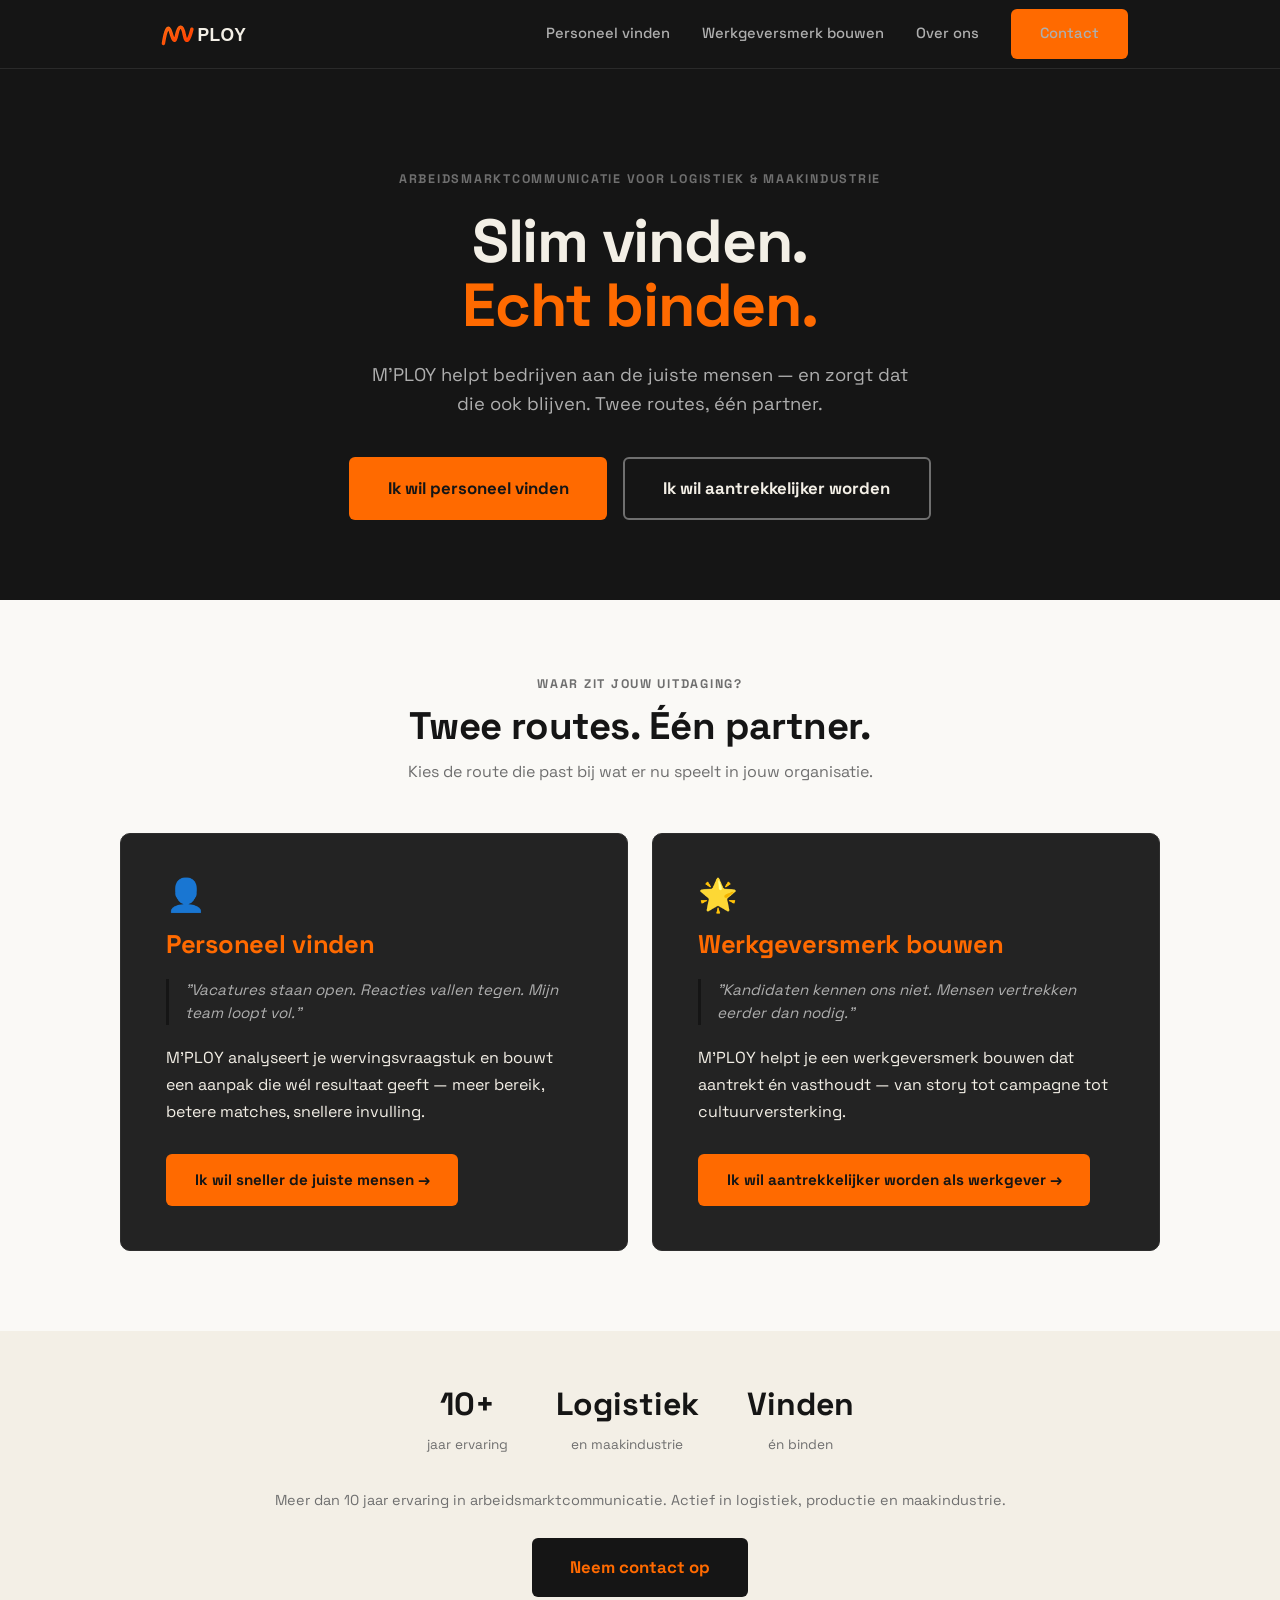
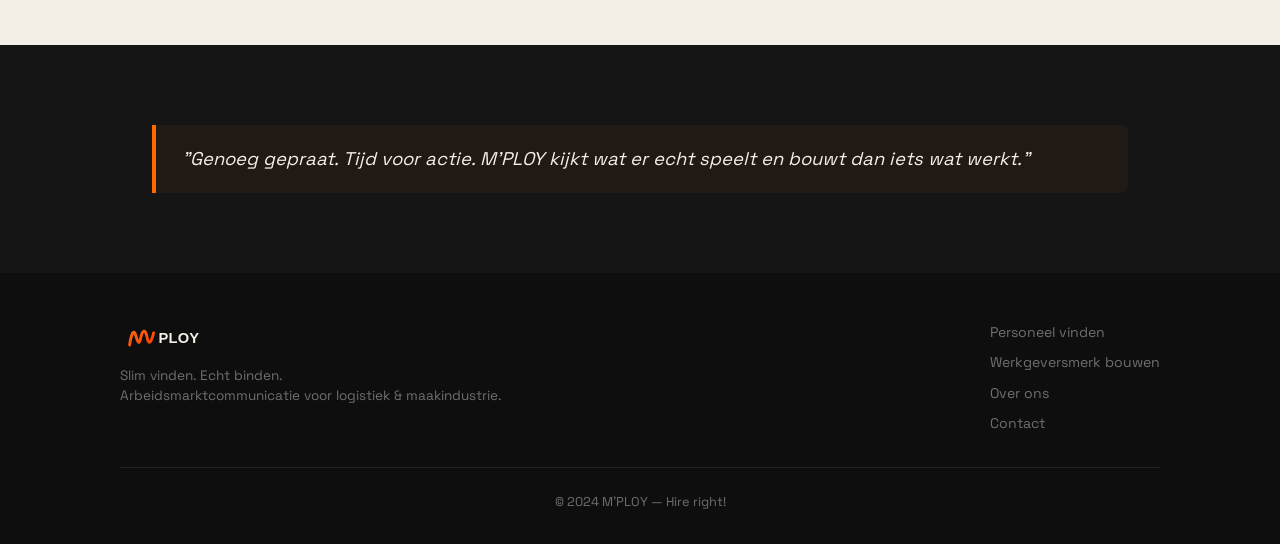
<file: index.html>
<!DOCTYPE html>
<html lang="nl">
<head>
  <meta charset="UTF-8" />
  <meta name="viewport" content="width=device-width, initial-scale=1.0" />
  <meta name="description" content="M'PLOY helpt bedrijven in logistiek en maakindustrie aan de juiste mensen — en zorgt dat die ook blijven." />
  <title>M'PLOY — Slim vinden. Echt binden.</title>
  <link rel="stylesheet" href="css/style.css" />
</head>
<body>

  <!-- NAV -->
  <nav class="nav">
    <div class="container nav__inner">
      <a href="index.html" class="nav__logo"><img src="images/mploy-logo-wit.svg" alt="M'PLOY"></a>
      <div class="nav__links">
        <a href="personeel-vinden.html">Personeel vinden</a>
        <a href="werkgeversmerk-bouwen.html">Werkgeversmerk bouwen</a>
        <a href="over-ons.html">Over ons</a>
        <a href="contact.html" class="btn btn-lime">Contact</a>
      </div>
      <button class="nav__hamburger" aria-label="Menu openen" onclick="toggleMenu()">
        <span></span><span></span><span></span>
      </button>
    </div>
    <div class="nav__mobile" id="mobileMenu">
      <a href="personeel-vinden.html">Personeel vinden</a>
      <a href="werkgeversmerk-bouwen.html">Werkgeversmerk bouwen</a>
      <a href="over-ons.html">Over ons</a>
      <a href="contact.html">Contact</a>
    </div>
  </nav>

  <!-- HERO -->
  <section class="hero">
    <div class="hero__kicker">
      <span class="label">Arbeidsmarktcommunicatie voor logistiek &amp; maakindustrie</span>
    </div>
    <h1>Slim vinden.<br><span class="lime">Echt binden.</span></h1>
    <p class="hero__sub">
      M'PLOY helpt bedrijven aan de juiste mensen — en zorgt dat die ook blijven.
      Twee routes, één partner.
    </p>
    <div class="hero__acties">
      <a href="personeel-vinden.html" class="btn btn-lime btn-lg">Ik wil personeel vinden</a>
      <a href="werkgeversmerk-bouwen.html" class="btn btn-ghost btn-lg">Ik wil aantrekkelijker worden</a>
    </div>
  </section>

  <!-- KEUZEPORTAAL -->
  <section class="keuze">
    <div class="keuze__intro">
      <p class="label">Waar zit jouw uitdaging?</p>
      <h2>Twee routes. Één partner.</h2>
      <p>Kies de route die past bij wat er nu speelt in jouw organisatie.</p>
    </div>

    <div class="keuze__grid">

      <!-- Route 1 -->
      <a href="personeel-vinden.html" class="keuze__kaart" style="cursor: pointer;">
        <div class="keuze__kaart__icoon">&#128100;</div>
        <h2>Personeel vinden</h2>
        <p class="pijn">"Vacatures staan open. Reacties vallen tegen. Mijn team loopt vol."</p>
        <p class="uitleg">
          M'PLOY analyseert je wervingsvraagstuk en bouwt een aanpak die wél resultaat geeft —
          meer bereik, betere matches, snellere invulling.
        </p>
        <span class="btn btn-lime">Ik wil sneller de juiste mensen &rarr;</span>
      </a>

      <!-- Route 2 -->
      <a href="werkgeversmerk-bouwen.html" class="keuze__kaart" style="cursor: pointer;">
        <div class="keuze__kaart__icoon">&#127775;</div>
        <h2>Werkgeversmerk bouwen</h2>
        <p class="pijn">"Kandidaten kennen ons niet. Mensen vertrekken eerder dan nodig."</p>
        <p class="uitleg">
          M'PLOY helpt je een werkgeversmerk bouwen dat aantrekt én vasthoudt —
          van story tot campagne tot cultuurversterking.
        </p>
        <span class="btn btn-lime">Ik wil aantrekkelijker worden als werkgever &rarr;</span>
      </a>

    </div>
  </section>

  <!-- VERTROUWEN -->
  <section class="vertrouwen-balk">
    <div class="vertrouwen-balk__stats">
      <div>
        <span class="stat__getal">10+</span>
        <span class="stat__label">jaar ervaring</span>
      </div>
      <div>
        <span class="stat__getal">Logistiek</span>
        <span class="stat__label">en maakindustrie</span>
      </div>
      <div>
        <span class="stat__getal">Vinden</span>
        <span class="stat__label">én binden</span>
      </div>
    </div>
    <p>Meer dan 10 jaar ervaring in arbeidsmarktcommunicatie. Actief in logistiek, productie en maakindustrie.</p>
    <a href="contact.html" class="btn btn-donker btn-lg">Neem contact op</a>
  </section>

  <!-- QUOTE -->
  <section class="sectie sectie--donker">
    <div class="container">
      <blockquote class="quote-blok">
        "Genoeg gepraat. Tijd voor actie. M'PLOY kijkt wat er echt speelt en bouwt dan iets wat werkt."
      </blockquote>
    </div>
  </section>

  <!-- FOOTER -->
  <footer class="footer">
    <div class="footer__inner">
      <div>
        <div class="footer__logo"><img src="images/mploy-logo-wit.svg" alt="M'PLOY"></div>
        <p class="footer__sub">Slim vinden. Echt binden.<br>Arbeidsmarktcommunicatie voor logistiek &amp; maakindustrie.</p>
      </div>
      <nav class="footer__nav">
        <a href="personeel-vinden.html">Personeel vinden</a>
        <a href="werkgeversmerk-bouwen.html">Werkgeversmerk bouwen</a>
        <a href="over-ons.html">Over ons</a>
        <a href="contact.html">Contact</a>
      </nav>
    </div>
    <div class="footer__bottom">
      &copy; 2024 M'PLOY — Hire right!
    </div>
  </footer>

  <script src="js/main.js"></script>
</body>
</html>
</file>
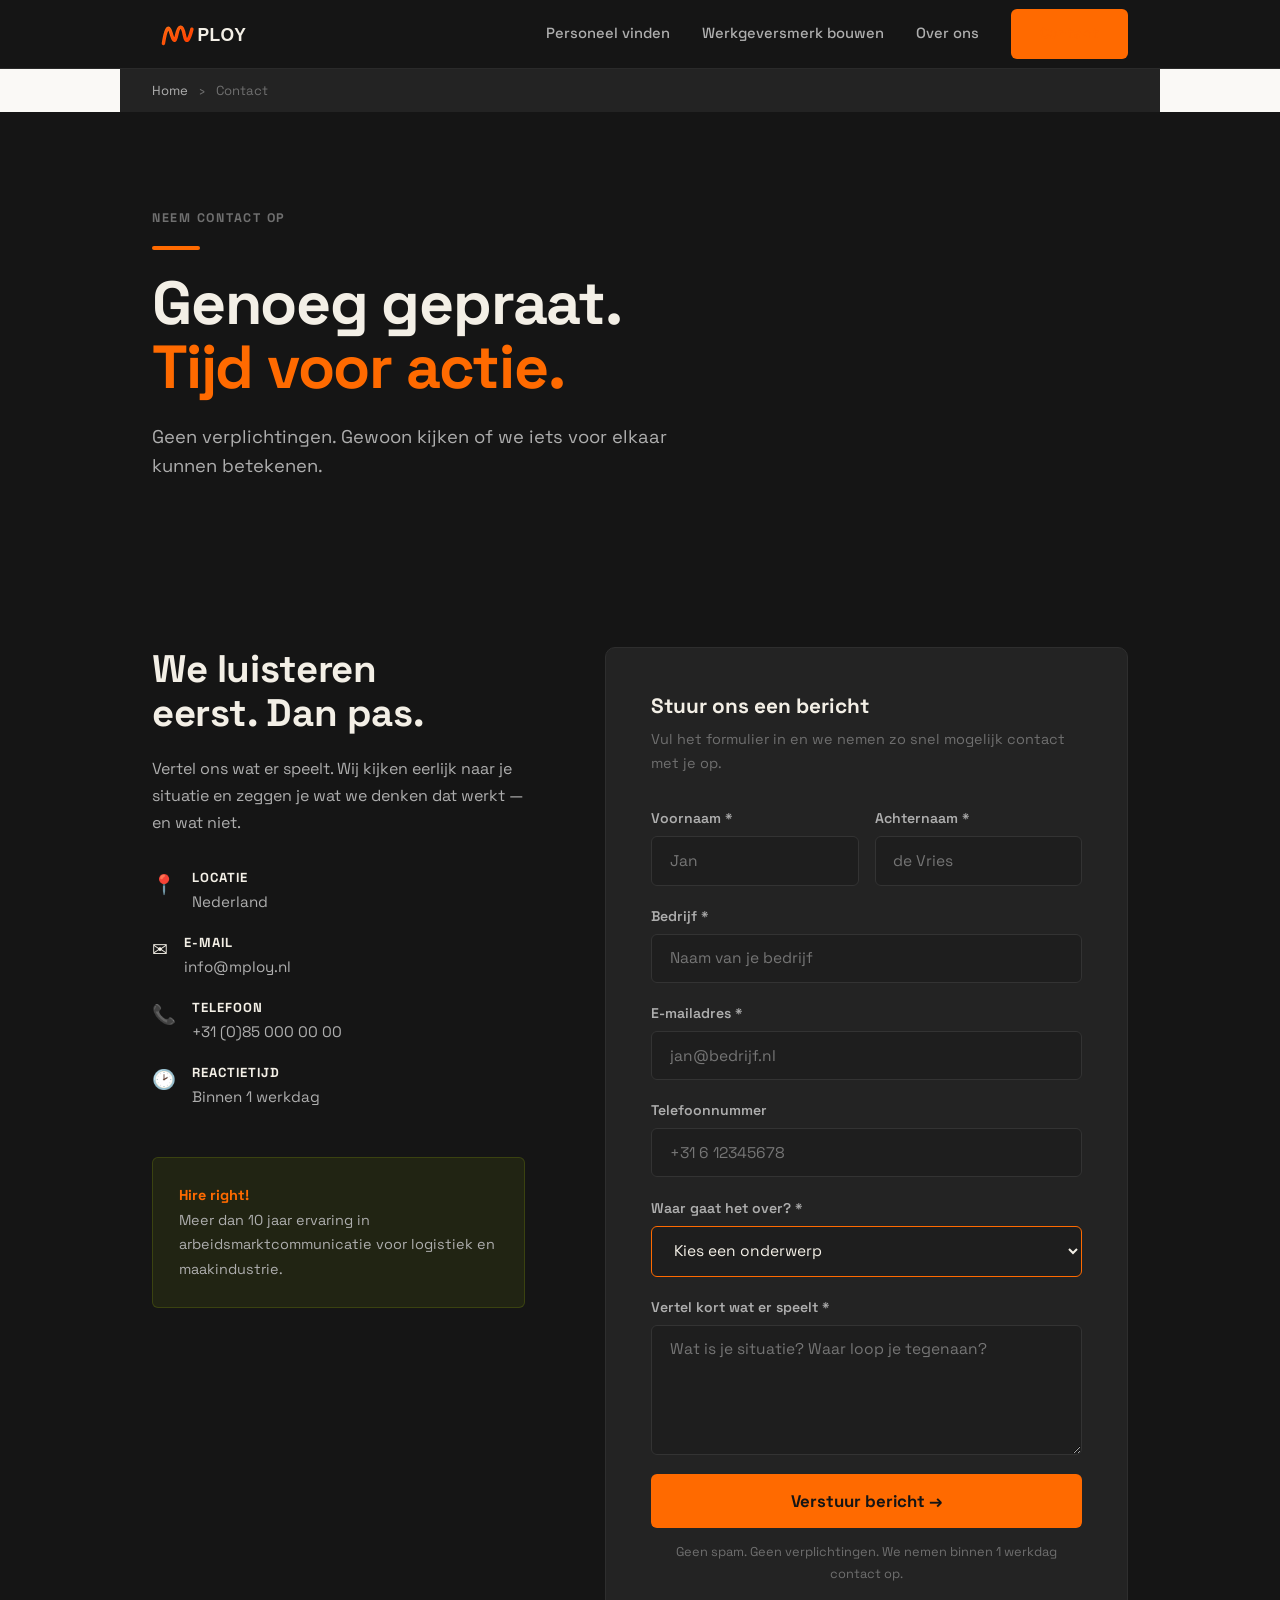
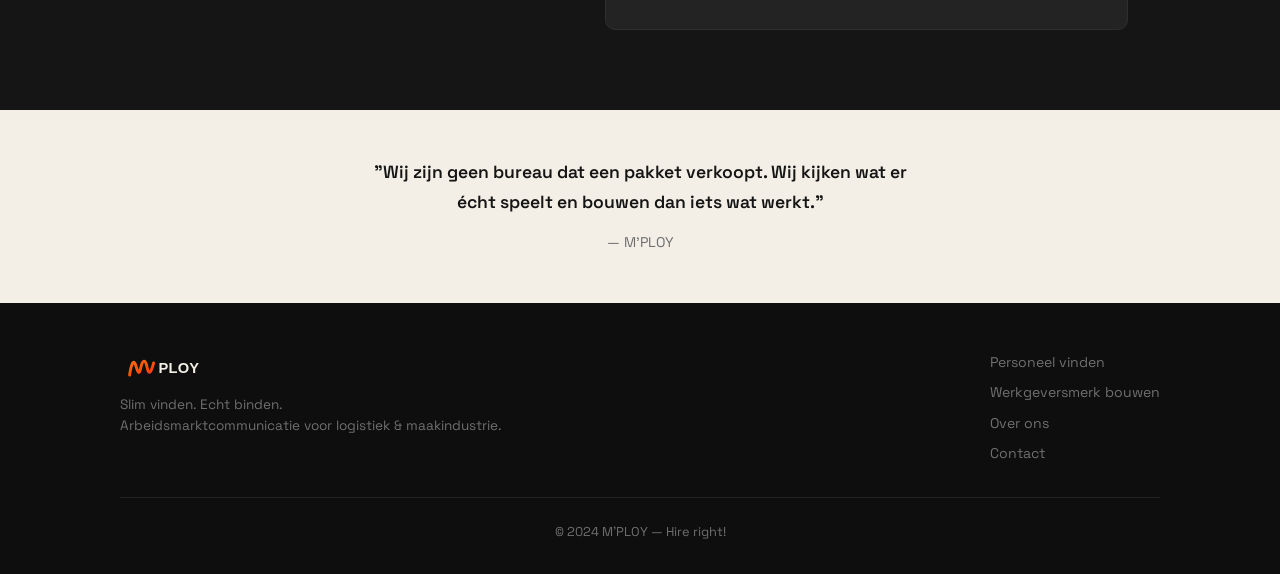
<file: contact.html>
<!DOCTYPE html>
<html lang="nl">
<head>
  <meta charset="UTF-8" />
  <meta name="viewport" content="width=device-width, initial-scale=1.0" />
  <meta name="description" content="Neem contact op met M'PLOY. Geen verplichtingen — gewoon kijken of we iets voor elkaar kunnen betekenen." />
  <title>Contact — M'PLOY</title>
  <link rel="stylesheet" href="css/style.css" />
  <style>
    .contact-wrapper {
      display: grid;
      grid-template-columns: 1fr 1.4fr;
      gap: 5rem;
      max-width: var(--max-breedte);
      margin: 0 auto;
      padding: 0 2rem;
      align-items: start;
    }

    .contact-info h2 { margin-bottom: 1.2rem; }
    .contact-info p  { color: var(--grijs-licht); font-size: 1rem; line-height: 1.7; margin-bottom: 2rem; }

    .contact-detail {
      display: flex;
      flex-direction: column;
      gap: 1.2rem;
      margin-top: 2rem;
    }

    .contact-detail__item {
      display: flex;
      align-items: flex-start;
      gap: 1rem;
    }

    .contact-detail__item__icoon {
      font-size: 1.2rem;
      margin-top: 2px;
    }

    .contact-detail__item__tekst {
      font-size: 0.95rem;
      color: var(--grijs-licht);
      line-height: 1.5;
    }

    .contact-detail__item__tekst strong {
      display: block;
      color: var(--zand);
      font-size: 0.82rem;
      text-transform: uppercase;
      letter-spacing: 0.08em;
      margin-bottom: 0.2rem;
    }

    .form-card {
      background: var(--donker-zacht);
      border: 1px solid #2e2e2e;
      border-radius: 10px;
      padding: 2.8rem;
    }

    .form-card h3 {
      color: var(--zand);
      font-size: 1.3rem;
      margin-bottom: 0.4rem;
    }

    .form-card .form-sub {
      color: var(--grijs);
      font-size: 0.9rem;
      margin-bottom: 2rem;
    }

    .form-row {
      display: grid;
      grid-template-columns: 1fr 1fr;
      gap: 1rem;
    }

    .form-success {
      display: none;
      text-align: center;
      padding: 2rem;
      color: var(--lime);
    }

    .form-success .succes-icoon {
      font-size: 2.5rem;
      margin-bottom: 0.8rem;
    }

    .form-success p { color: var(--grijs-licht); margin-top: 0.5rem; }

    @media (max-width: 768px) {
      .contact-wrapper { grid-template-columns: 1fr; gap: 2.5rem; }
      .form-row { grid-template-columns: 1fr; }
      .form-card { padding: 2rem; }
    }
  </style>
</head>
<body>

  <!-- NAV -->
  <nav class="nav">
    <div class="container nav__inner">
      <a href="index.html" class="nav__logo"><img src="images/mploy-logo-wit.svg" alt="M'PLOY"></a>
      <div class="nav__links">
        <a href="personeel-vinden.html">Personeel vinden</a>
        <a href="werkgeversmerk-bouwen.html">Werkgeversmerk bouwen</a>
        <a href="over-ons.html">Over ons</a>
        <a href="contact.html" class="btn btn-lime actief">Contact</a>
      </div>
      <button class="nav__hamburger" aria-label="Menu openen" onclick="toggleMenu()">
        <span></span><span></span><span></span>
      </button>
    </div>
    <div class="nav__mobile" id="mobileMenu">
      <a href="personeel-vinden.html">Personeel vinden</a>
      <a href="werkgeversmerk-bouwen.html">Werkgeversmerk bouwen</a>
      <a href="over-ons.html">Over ons</a>
      <a href="contact.html">Contact</a>
    </div>
  </nav>

  <!-- BREADCRUMB -->
  <div class="breadcrumb container">
    <a href="index.html">Home</a>
    <span>&rsaquo;</span>
    Contact
  </div>

  <!-- HERO -->
  <section class="hero" style="padding-bottom: 4rem; text-align: left;">
    <div class="container">
      <p class="label" style="margin-bottom: 1rem; display: block;">Neem contact op</p>
      <div class="divisor"></div>
      <h1>Genoeg gepraat.<br><span class="lime">Tijd voor actie.</span></h1>
      <p class="hero__sub" style="margin-left: 0; margin-top: 1.4rem;">
        Geen verplichtingen. Gewoon kijken of we iets voor elkaar kunnen betekenen.
      </p>
    </div>
  </section>

  <!-- CONTACT SECTIE -->
  <section class="sectie sectie--donker" style="padding-top: 4rem; padding-bottom: 5rem;">
    <div class="contact-wrapper">

      <!-- Info links -->
      <div class="contact-info">
        <h2 style="color: var(--zand);">We luisteren<br>eerst. Dan pas.</h2>
        <p>
          Vertel ons wat er speelt. Wij kijken eerlijk naar je situatie en zeggen je wat we denken dat werkt —
          en wat niet.
        </p>

        <div class="contact-detail">
          <div class="contact-detail__item">
            <div class="contact-detail__item__icoon">&#128205;</div>
            <div class="contact-detail__item__tekst">
              <strong>Locatie</strong>
              Nederland
            </div>
          </div>
          <div class="contact-detail__item">
            <div class="contact-detail__item__icoon">&#9993;</div>
            <div class="contact-detail__item__tekst">
              <strong>E-mail</strong>
              info@mploy.nl
            </div>
          </div>
          <div class="contact-detail__item">
            <div class="contact-detail__item__icoon">&#128222;</div>
            <div class="contact-detail__item__tekst">
              <strong>Telefoon</strong>
              +31 (0)85 000 00 00
            </div>
          </div>
          <div class="contact-detail__item">
            <div class="contact-detail__item__icoon">&#128337;</div>
            <div class="contact-detail__item__tekst">
              <strong>Reactietijd</strong>
              Binnen 1 werkdag
            </div>
          </div>
        </div>

        <div style="margin-top: 3rem; padding: 1.6rem; background: rgba(199,240,0,0.07); border: 1px solid rgba(199,240,0,0.15); border-radius: var(--radius);">
          <p style="color: var(--grijs-licht); font-size: 0.9rem; margin: 0;">
            <span style="color: var(--lime); font-weight: 700;">Hire right!</span><br>
            Meer dan 10 jaar ervaring in arbeidsmarktcommunicatie voor logistiek en maakindustrie.
          </p>
        </div>
      </div>

      <!-- Formulier rechts -->
      <div class="form-card">
        <h3>Stuur ons een bericht</h3>
        <p class="form-sub">Vul het formulier in en we nemen zo snel mogelijk contact met je op.</p>

        <form class="form" id="contactForm" onsubmit="verstuurForm(event)">
          <div class="form-row">
            <div class="form-veld">
              <label for="voornaam">Voornaam *</label>
              <input type="text" id="voornaam" name="voornaam" placeholder="Jan" required />
            </div>
            <div class="form-veld">
              <label for="achternaam">Achternaam *</label>
              <input type="text" id="achternaam" name="achternaam" placeholder="de Vries" required />
            </div>
          </div>

          <div class="form-veld">
            <label for="bedrijf">Bedrijf *</label>
            <input type="text" id="bedrijf" name="bedrijf" placeholder="Naam van je bedrijf" required />
          </div>

          <div class="form-veld">
            <label for="email">E-mailadres *</label>
            <input type="email" id="email" name="email" placeholder="jan@bedrijf.nl" required />
          </div>

          <div class="form-veld">
            <label for="telefoon">Telefoonnummer</label>
            <input type="tel" id="telefoon" name="telefoon" placeholder="+31 6 12345678" />
          </div>

          <div class="form-veld">
            <label for="vraagstuk">Waar gaat het over? *</label>
            <select id="vraagstuk" name="vraagstuk" required>
              <option value="" disabled selected>Kies een onderwerp</option>
              <option value="personeel-vinden">Personeel vinden / werving</option>
              <option value="employer-branding">Werkgeversmerk bouwen / employer branding</option>
              <option value="beide">Beide — ik wil de opties bespreken</option>
              <option value="anders">Anders</option>
            </select>
          </div>

          <div class="form-veld">
            <label for="bericht">Vertel kort wat er speelt *</label>
            <textarea id="bericht" name="bericht" placeholder="Wat is je situatie? Waar loop je tegenaan?" required></textarea>
          </div>

          <button type="submit" class="btn btn-lime btn-lg" style="width: 100%; justify-content: center;">
            Verstuur bericht &rarr;
          </button>

          <p style="color: var(--grijs); font-size: 0.8rem; text-align: center; margin-top: -0.4rem;">
            Geen spam. Geen verplichtingen. We nemen binnen 1 werkdag contact op.
          </p>
        </form>

        <div class="form-success" id="formSuccess">
          <div class="succes-icoon">&#10003;</div>
          <h3 style="color: var(--lime);">Bericht ontvangen!</h3>
          <p>We nemen zo snel mogelijk contact met je op — uiterlijk binnen 1 werkdag.</p>
        </div>
      </div>

    </div>
  </section>

  <!-- QUOTE -->
  <section class="sectie sectie--zand" style="padding: 3rem 2rem;">
    <div class="container" style="text-align: center;">
      <p style="font-size: 1.1rem; font-weight: 600; color: var(--donker); max-width: 540px; margin: 0 auto;">
        "Wij zijn geen bureau dat een pakket verkoopt. Wij kijken wat er écht speelt en bouwen dan iets wat werkt."
      </p>
      <p style="color: var(--grijs); font-size: 0.88rem; margin-top: 0.8rem;">— M'PLOY</p>
    </div>
  </section>

  <!-- FOOTER -->
  <footer class="footer">
    <div class="footer__inner">
      <div>
        <div class="footer__logo"><img src="images/mploy-logo-wit.svg" alt="M'PLOY"></div>
        <p class="footer__sub">Slim vinden. Echt binden.<br>Arbeidsmarktcommunicatie voor logistiek &amp; maakindustrie.</p>
      </div>
      <nav class="footer__nav">
        <a href="personeel-vinden.html">Personeel vinden</a>
        <a href="werkgeversmerk-bouwen.html">Werkgeversmerk bouwen</a>
        <a href="over-ons.html">Over ons</a>
        <a href="contact.html">Contact</a>
      </nav>
    </div>
    <div class="footer__bottom">
      &copy; 2024 M'PLOY — Hire right!
    </div>
  </footer>

  <script src="js/main.js"></script>
  <script>
    function verstuurForm(e) {
      e.preventDefault();
      document.getElementById('contactForm').style.display = 'none';
      document.getElementById('formSuccess').style.display = 'block';
    }
  </script>
</body>
</html>
</file>
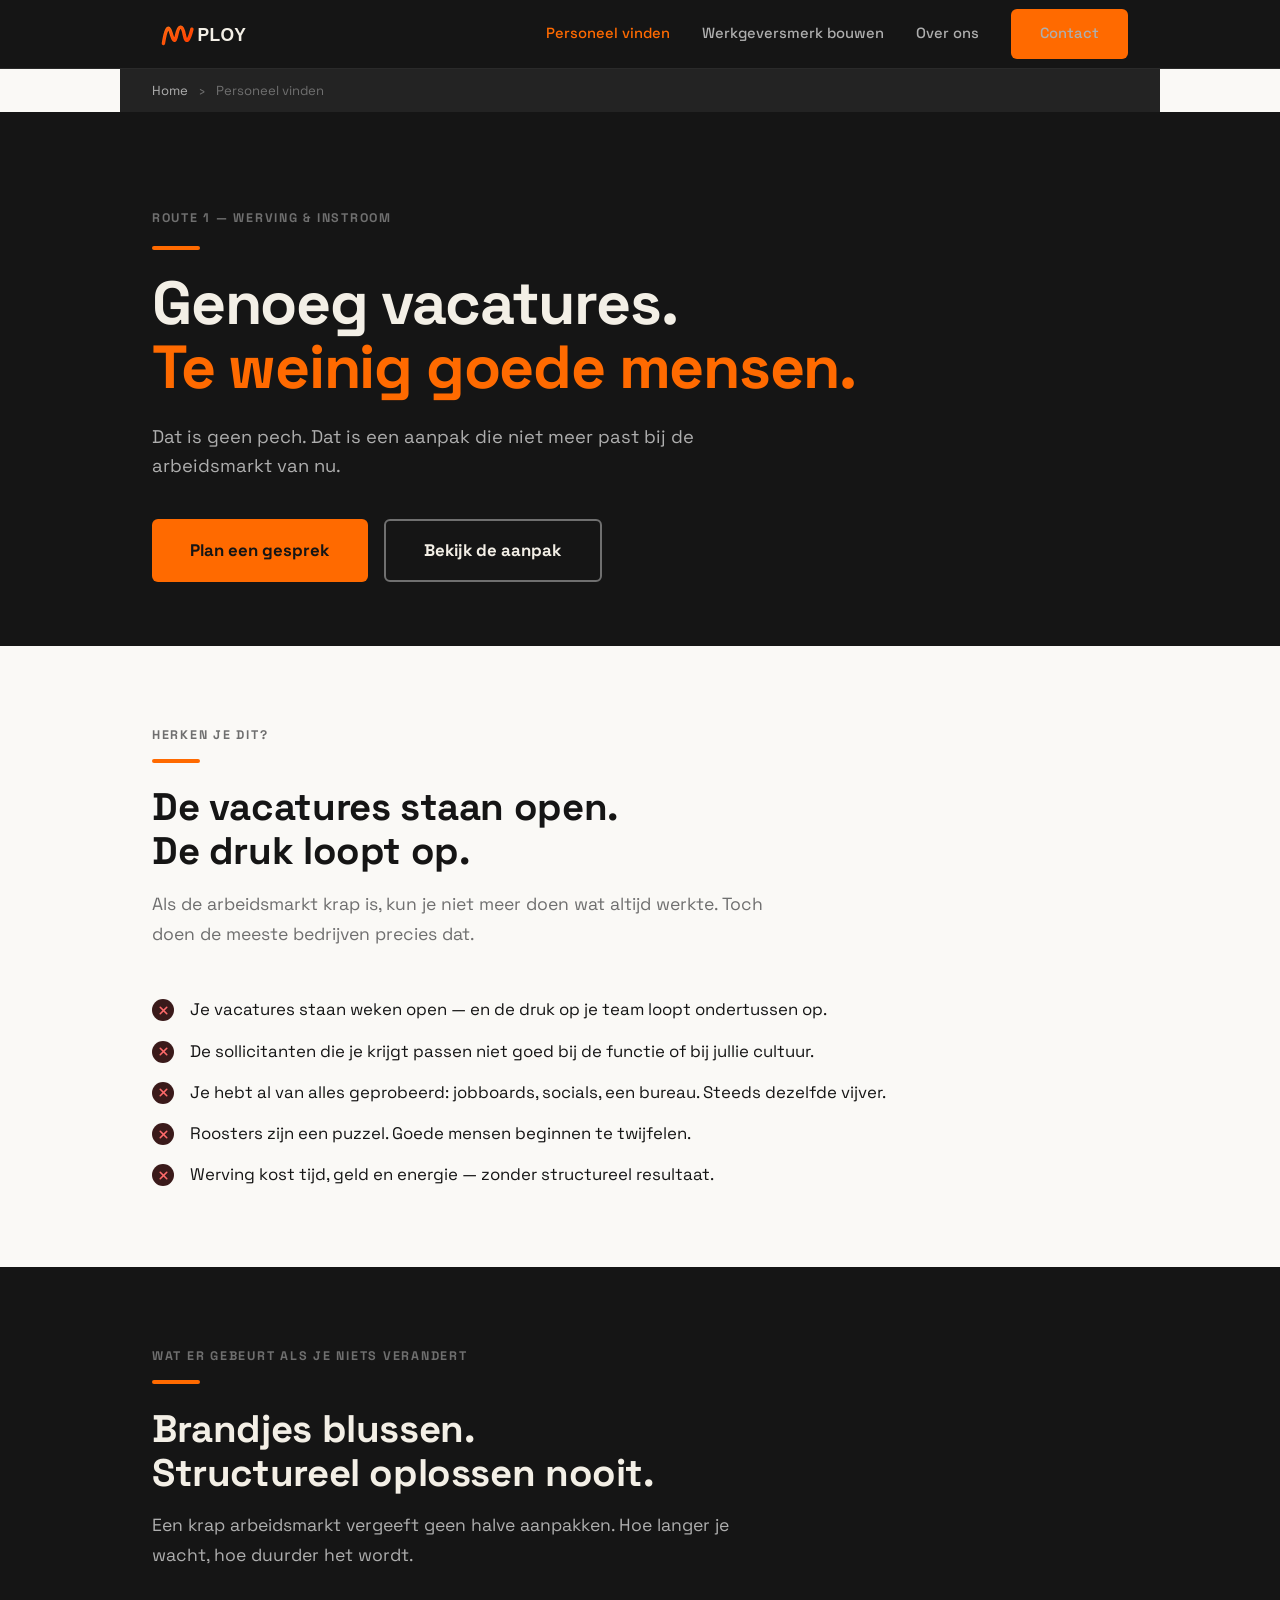
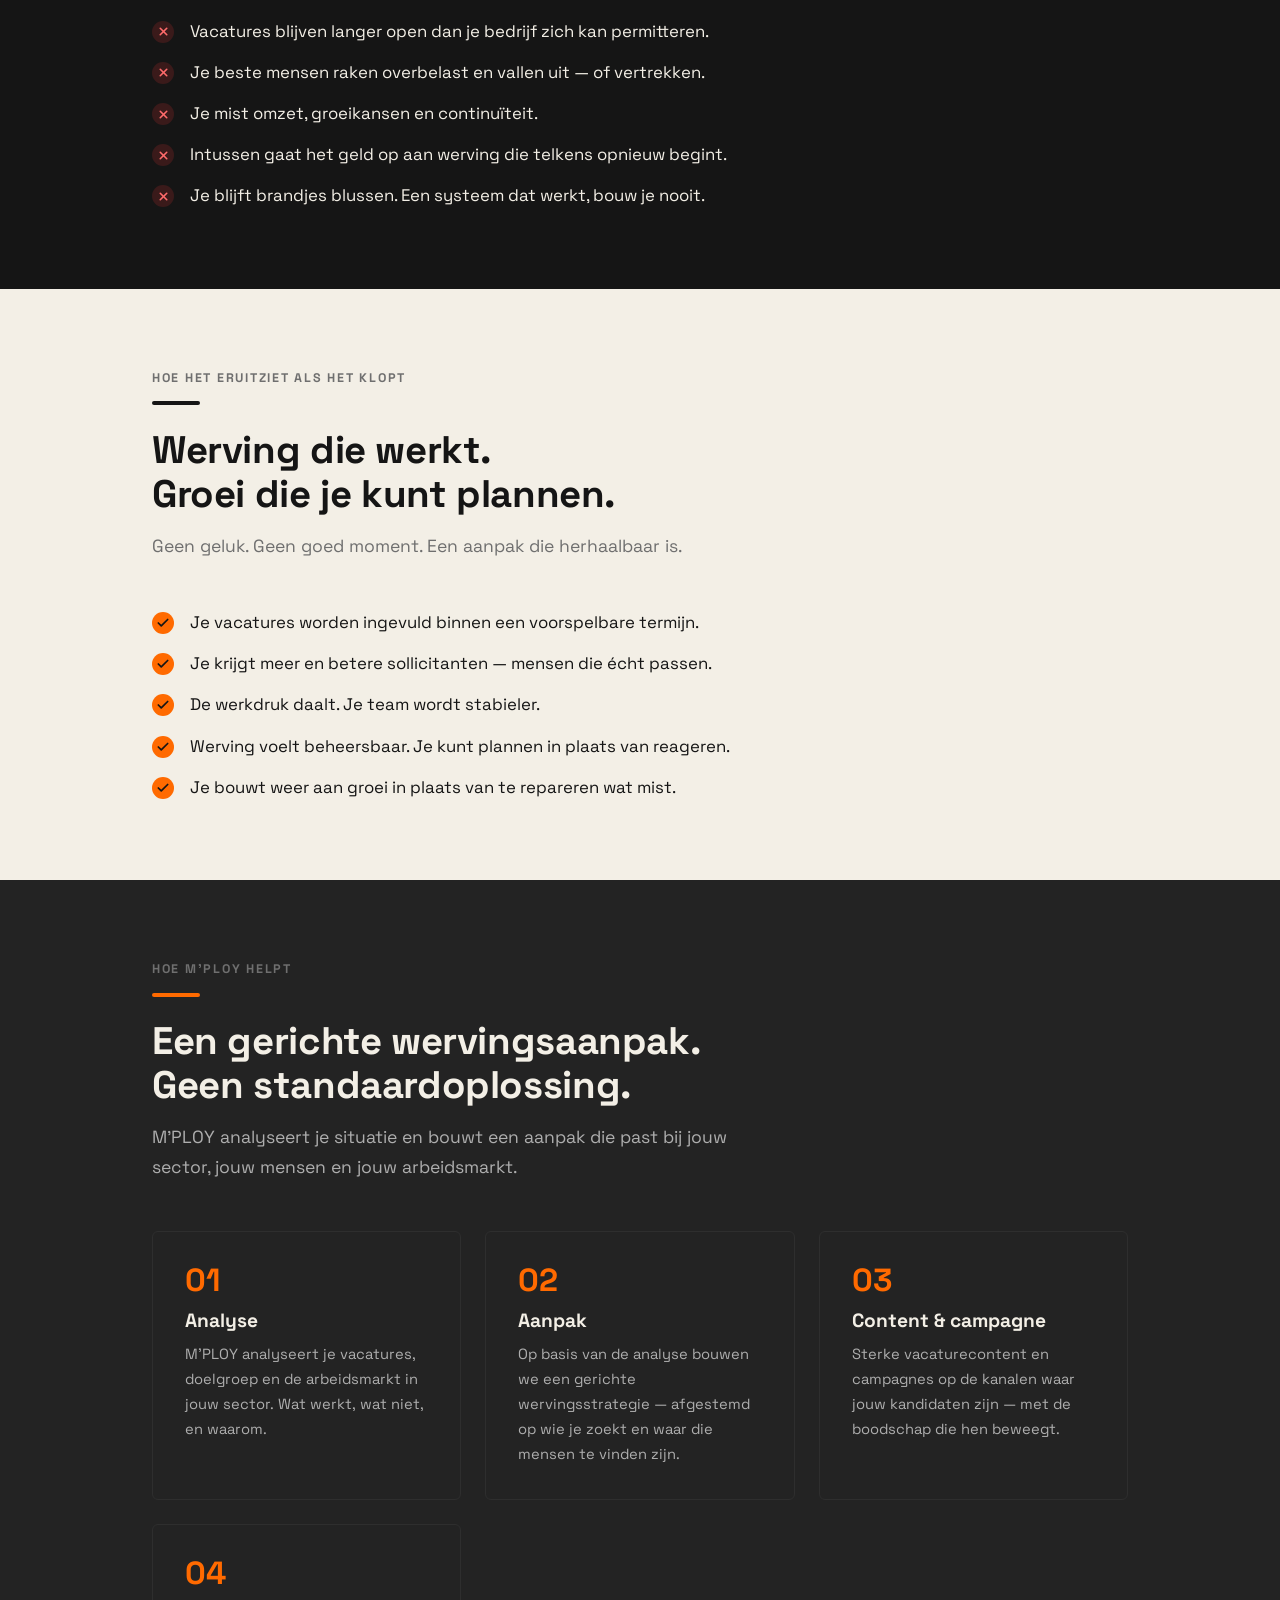
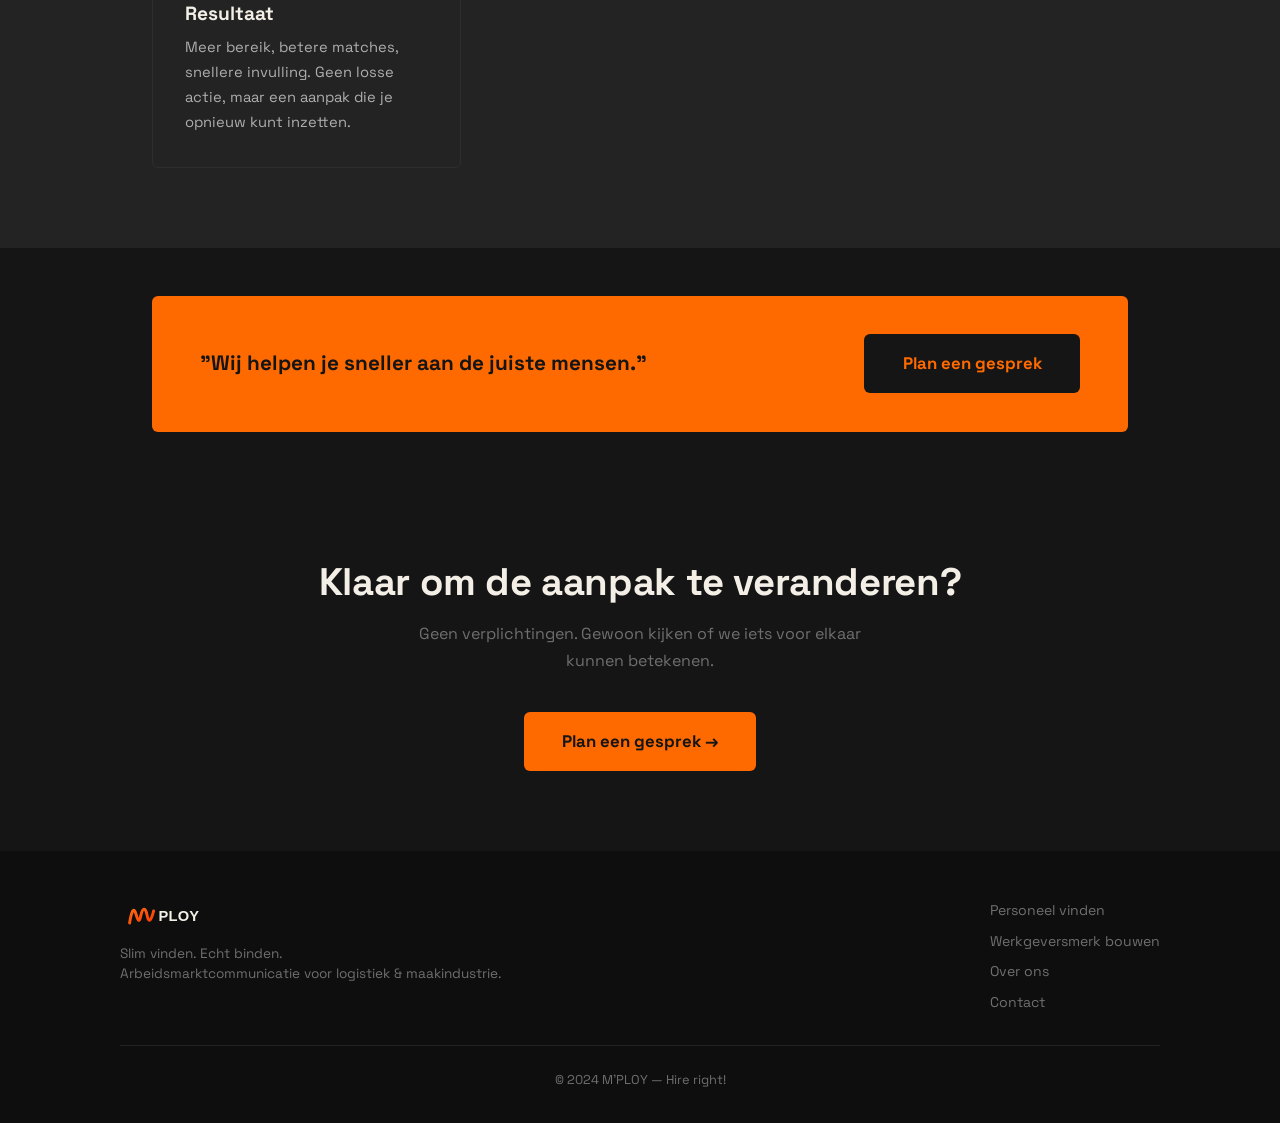
<file: personeel-vinden.html>
<!DOCTYPE html>
<html lang="nl">
<head>
  <meta charset="UTF-8" />
  <meta name="viewport" content="width=device-width, initial-scale=1.0" />
  <meta name="description" content="M'PLOY helpt je vacatures sneller invullen met de juiste mensen. Gerichte wervingsaanpak voor logistiek en maakindustrie." />
  <title>Personeel vinden — M'PLOY</title>
  <link rel="stylesheet" href="css/style.css" />
</head>
<body>

  <!-- NAV -->
  <nav class="nav">
    <div class="container nav__inner">
      <a href="index.html" class="nav__logo"><img src="images/mploy-logo-wit.svg" alt="M'PLOY"></a>
      <div class="nav__links">
        <a href="personeel-vinden.html" class="actief">Personeel vinden</a>
        <a href="werkgeversmerk-bouwen.html">Werkgeversmerk bouwen</a>
        <a href="over-ons.html">Over ons</a>
        <a href="contact.html" class="btn btn-lime">Contact</a>
      </div>
      <button class="nav__hamburger" aria-label="Menu openen" onclick="toggleMenu()">
        <span></span><span></span><span></span>
      </button>
    </div>
    <div class="nav__mobile" id="mobileMenu">
      <a href="personeel-vinden.html">Personeel vinden</a>
      <a href="werkgeversmerk-bouwen.html">Werkgeversmerk bouwen</a>
      <a href="over-ons.html">Over ons</a>
      <a href="contact.html">Contact</a>
    </div>
  </nav>

  <!-- BREADCRUMB -->
  <div class="breadcrumb container">
    <a href="index.html">Home</a>
    <span>&rsaquo;</span>
    Personeel vinden
  </div>

  <!-- HERO -->
  <section class="hero" style="text-align: left; padding-bottom: 4rem;">
    <div class="container">
      <p class="label" style="margin-bottom: 1rem; display: block;">Route 1 — Werving &amp; instroom</p>
      <div class="divisor"></div>
      <h1>Genoeg vacatures.<br><span class="lime">Te weinig goede mensen.</span></h1>
      <p class="hero__sub" style="margin-left: 0; margin-top: 1.4rem;">
        Dat is geen pech. Dat is een aanpak die niet meer past bij de arbeidsmarkt van nu.
      </p>
      <div class="hero__acties" style="justify-content: flex-start; margin-top: 2rem;">
        <a href="contact.html" class="btn btn-lime btn-lg">Plan een gesprek</a>
        <a href="#aanpak" class="btn btn-ghost btn-lg">Bekijk de aanpak</a>
      </div>
    </div>
  </section>

  <!-- SECTIE 1: PIJN -->
  <section class="sectie sectie--wit">
    <div class="container">
      <div class="sectie__kop">
        <span class="label">Herken je dit?</span>
        <div class="divisor" style="margin-top: 0.8rem;"></div>
        <h2>De vacatures staan open.<br>De druk loopt op.</h2>
        <p>Als de arbeidsmarkt krap is, kun je niet meer doen wat altijd werkte. Toch doen de meeste bedrijven precies dat.</p>
      </div>
      <ul class="kruis-lijst">
        <li>Je vacatures staan weken open — en de druk op je team loopt ondertussen op.</li>
        <li>De sollicitanten die je krijgt passen niet goed bij de functie of bij jullie cultuur.</li>
        <li>Je hebt al van alles geprobeerd: jobboards, socials, een bureau. Steeds dezelfde vijver.</li>
        <li>Roosters zijn een puzzel. Goede mensen beginnen te twijfelen.</li>
        <li>Werving kost tijd, geld en energie — zonder structureel resultaat.</li>
      </ul>
    </div>
  </section>

  <!-- SECTIE 2: GEVOLG -->
  <section class="sectie sectie--donker">
    <div class="container">
      <div class="sectie__kop">
        <span class="label">Wat er gebeurt als je niets verandert</span>
        <div class="divisor" style="margin-top: 0.8rem;"></div>
        <h2>Brandjes blussen.<br>Structureel oplossen nooit.</h2>
        <p>Een krap arbeidsmarkt vergeeft geen halve aanpakken. Hoe langer je wacht, hoe duurder het wordt.</p>
      </div>
      <ul class="kruis-lijst">
        <li>Vacatures blijven langer open dan je bedrijf zich kan permitteren.</li>
        <li>Je beste mensen raken overbelast en vallen uit — of vertrekken.</li>
        <li>Je mist omzet, groeikansen en continuïteit.</li>
        <li>Intussen gaat het geld op aan werving die telkens opnieuw begint.</li>
        <li>Je blijft brandjes blussen. Een systeem dat werkt, bouw je nooit.</li>
      </ul>
    </div>
  </section>

  <!-- SECTIE 3: GEWENSTE SITUATIE -->
  <section class="sectie sectie--zand">
    <div class="container">
      <div class="sectie__kop">
        <span class="label">Hoe het eruitziet als het klopt</span>
        <div class="divisor" style="margin-top: 0.8rem; background: var(--donker);"></div>
        <h2 style="color: var(--donker);">Werving die werkt.<br>Groei die je kunt plannen.</h2>
        <p style="color: var(--grijs);">Geen geluk. Geen goed moment. Een aanpak die herhaalbaar is.</p>
      </div>
      <ul class="check-lijst">
        <li style="color: var(--donker);">Je vacatures worden ingevuld binnen een voorspelbare termijn.</li>
        <li style="color: var(--donker);">Je krijgt meer en betere sollicitanten — mensen die écht passen.</li>
        <li style="color: var(--donker);">De werkdruk daalt. Je team wordt stabieler.</li>
        <li style="color: var(--donker);">Werving voelt beheersbaar. Je kunt plannen in plaats van reageren.</li>
        <li style="color: var(--donker);">Je bouwt weer aan groei in plaats van te repareren wat mist.</li>
      </ul>
    </div>
  </section>

  <!-- SECTIE 4: AANPAK M'PLOY -->
  <section class="sectie sectie--donker-zacht" id="aanpak">
    <div class="container">
      <div class="sectie__kop">
        <span class="label">Hoe M'PLOY helpt</span>
        <div class="divisor" style="margin-top: 0.8rem;"></div>
        <h2>Een gerichte wervingsaanpak.<br>Geen standaardoplossing.</h2>
        <p>M'PLOY analyseert je situatie en bouwt een aanpak die past bij jouw sector, jouw mensen en jouw arbeidsmarkt.</p>
      </div>

      <div class="stappen-grid">
        <div class="stap">
          <div class="stap__nr">01</div>
          <h3>Analyse</h3>
          <p>M'PLOY analyseert je vacatures, doelgroep en de arbeidsmarkt in jouw sector. Wat werkt, wat niet, en waarom.</p>
        </div>
        <div class="stap">
          <div class="stap__nr">02</div>
          <h3>Aanpak</h3>
          <p>Op basis van de analyse bouwen we een gerichte wervingsstrategie — afgestemd op wie je zoekt en waar die mensen te vinden zijn.</p>
        </div>
        <div class="stap">
          <div class="stap__nr">03</div>
          <h3>Content &amp; campagne</h3>
          <p>Sterke vacaturecontent en campagnes op de kanalen waar jouw kandidaten zijn — met de boodschap die hen beweegt.</p>
        </div>
        <div class="stap">
          <div class="stap__nr">04</div>
          <h3>Resultaat</h3>
          <p>Meer bereik, betere matches, snellere invulling. Geen losse actie, maar een aanpak die je opnieuw kunt inzetten.</p>
        </div>
      </div>
    </div>
  </section>

  <!-- BELOFTE -->
  <section class="sectie sectie--donker" style="padding-top: 3rem; padding-bottom: 3rem;">
    <div class="container">
      <div class="belofte">
        <p class="belofte__tekst">"Wij helpen je sneller aan de juiste mensen."</p>
        <a href="contact.html" class="btn btn-donker btn-lg">Plan een gesprek</a>
      </div>
    </div>
  </section>

  <!-- CTA SECTIE -->
  <section class="cta-sectie">
    <h2>Klaar om de aanpak te veranderen?</h2>
    <p>Geen verplichtingen. Gewoon kijken of we iets voor elkaar kunnen betekenen.</p>
    <a href="contact.html" class="btn btn-lime btn-lg">Plan een gesprek &rarr;</a>
  </section>

  <!-- FOOTER -->
  <footer class="footer">
    <div class="footer__inner">
      <div>
        <div class="footer__logo"><img src="images/mploy-logo-wit.svg" alt="M'PLOY"></div>
        <p class="footer__sub">Slim vinden. Echt binden.<br>Arbeidsmarktcommunicatie voor logistiek &amp; maakindustrie.</p>
      </div>
      <nav class="footer__nav">
        <a href="personeel-vinden.html">Personeel vinden</a>
        <a href="werkgeversmerk-bouwen.html">Werkgeversmerk bouwen</a>
        <a href="over-ons.html">Over ons</a>
        <a href="contact.html">Contact</a>
      </nav>
    </div>
    <div class="footer__bottom">
      &copy; 2024 M'PLOY — Hire right!
    </div>
  </footer>

  <script src="js/main.js"></script>
</body>
</html>
</file>
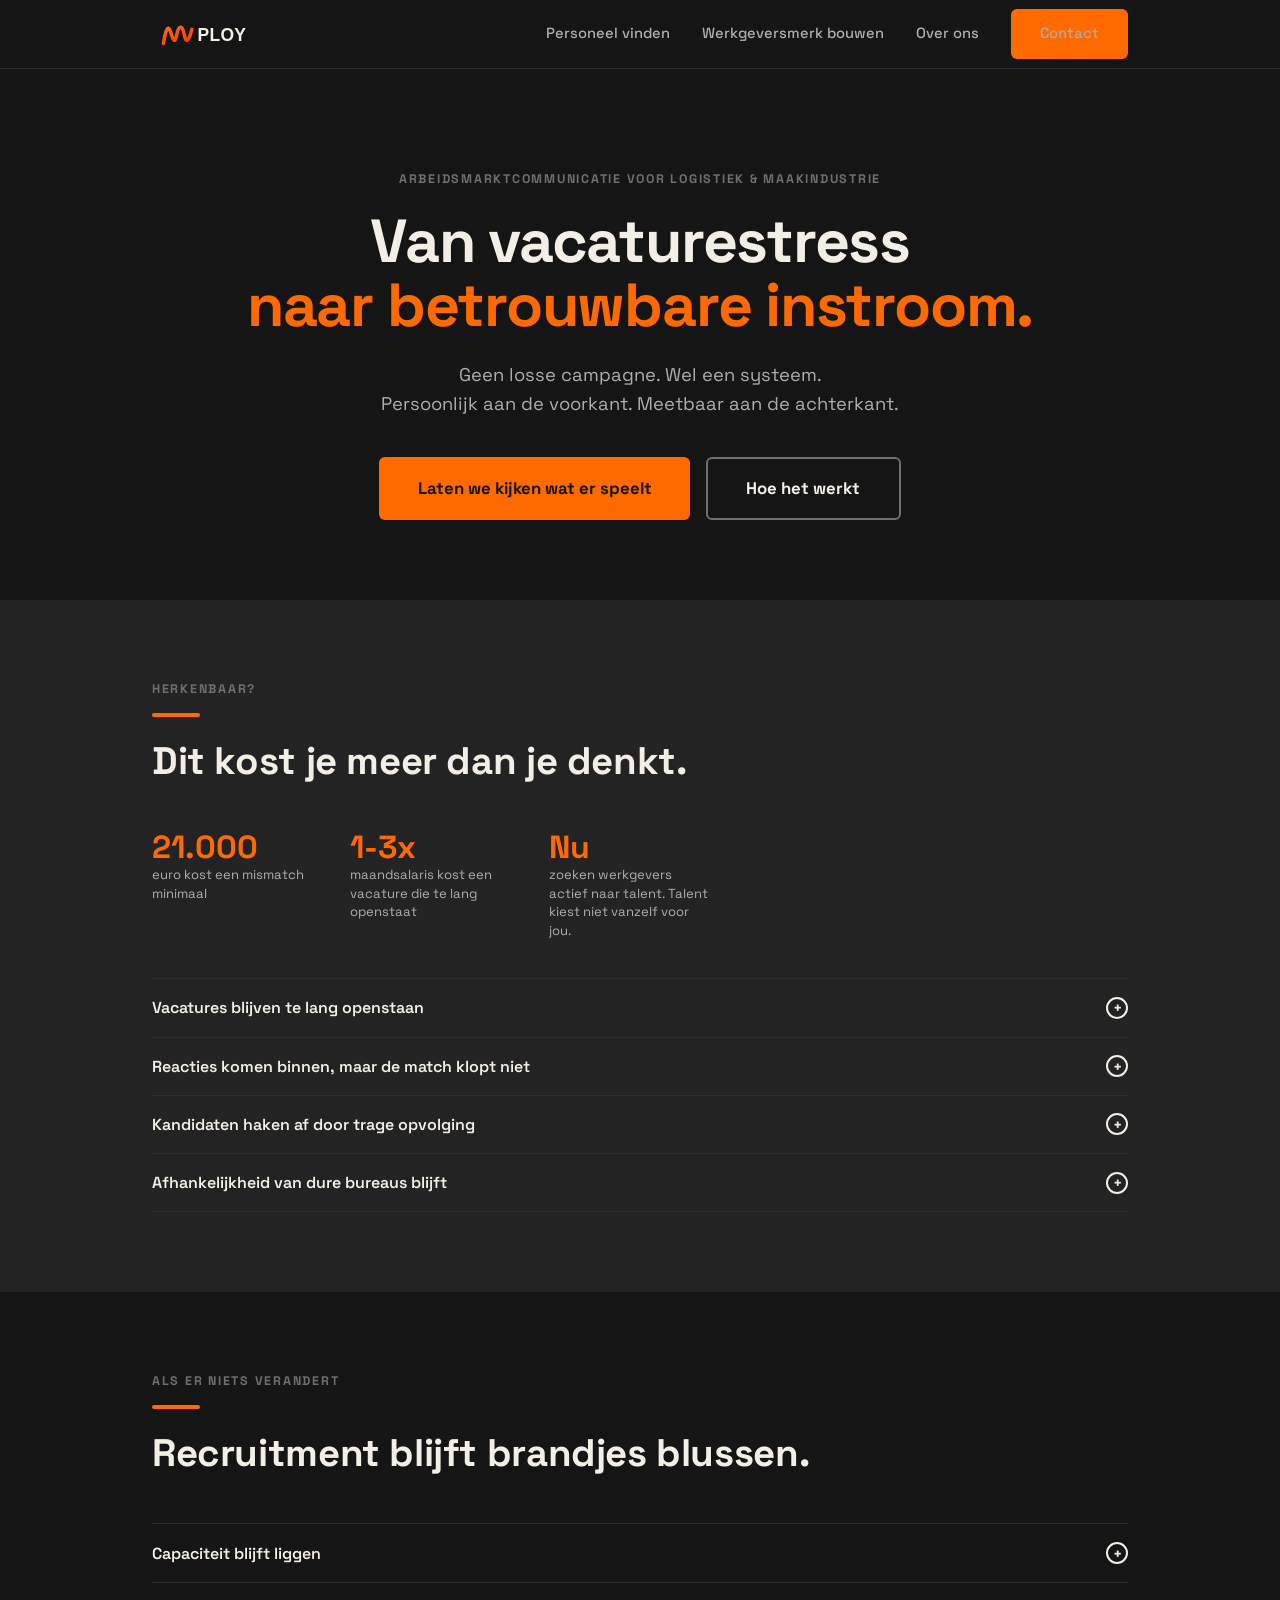
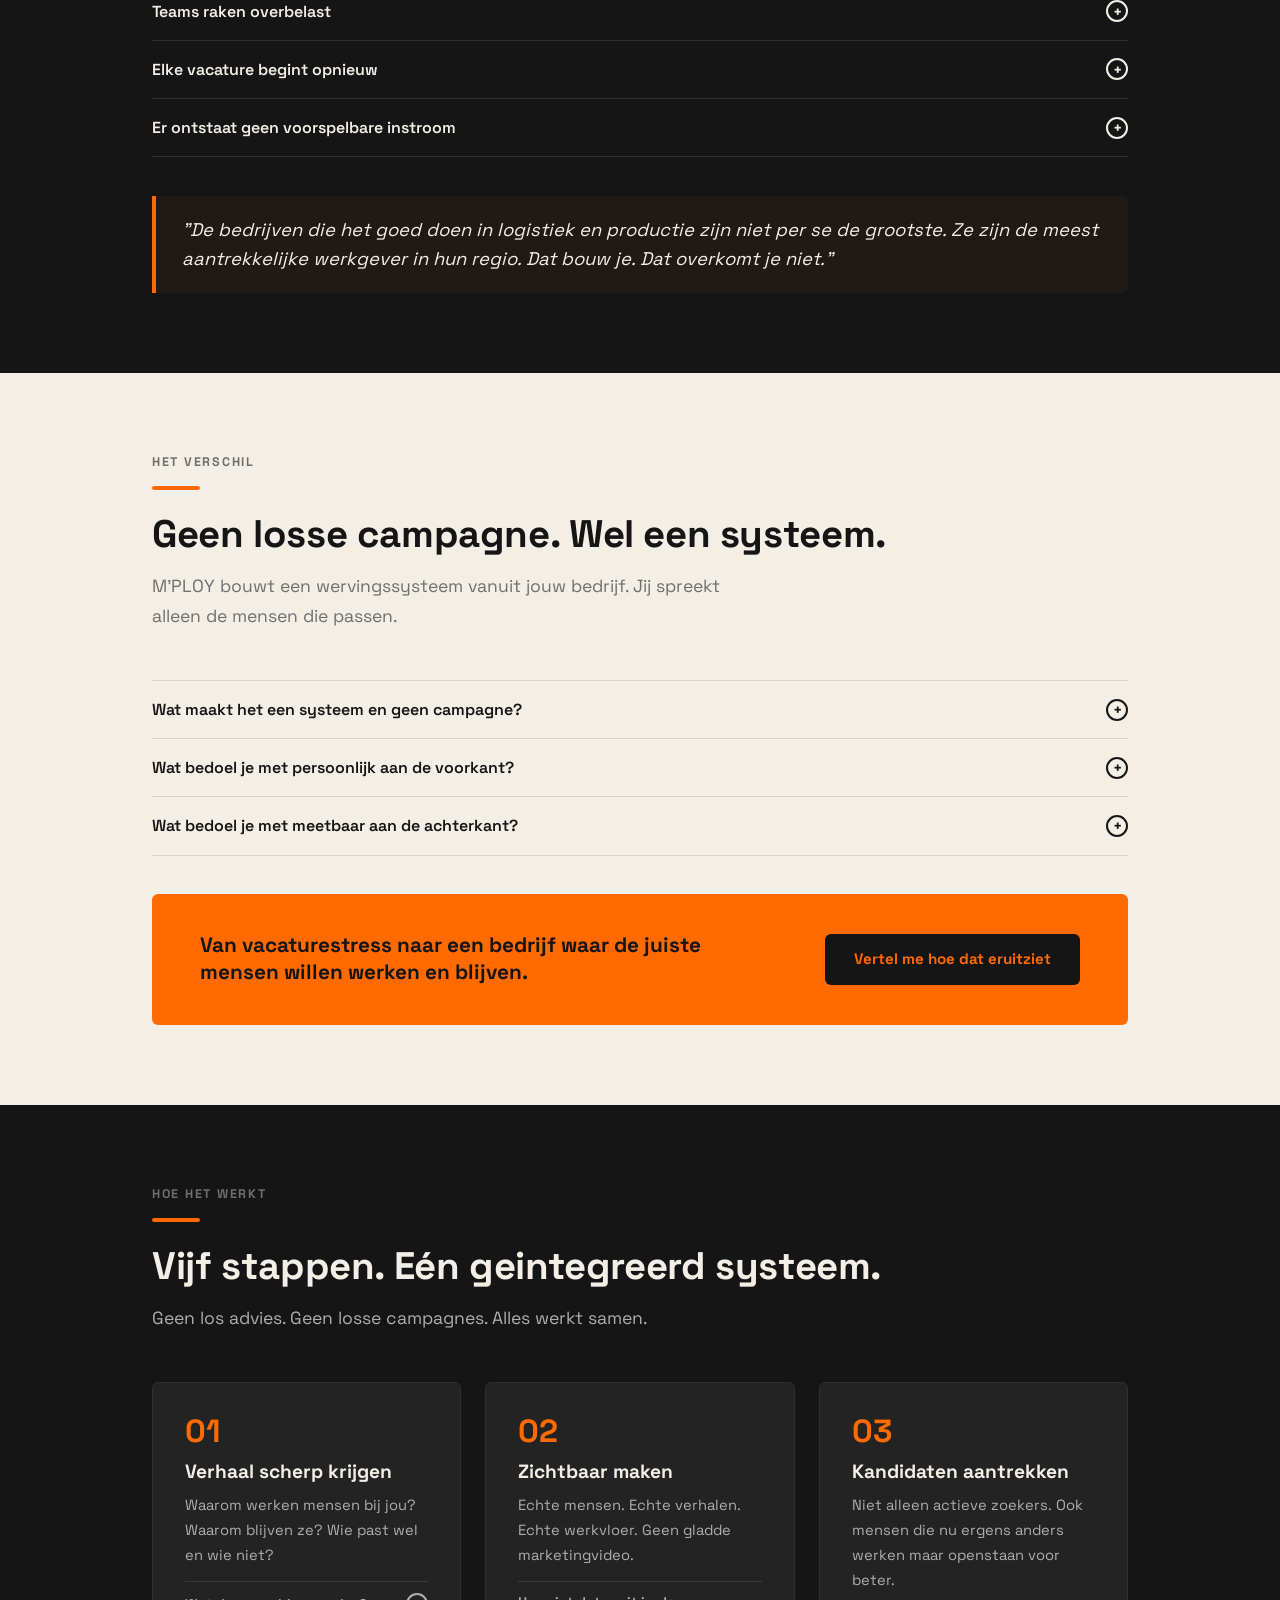
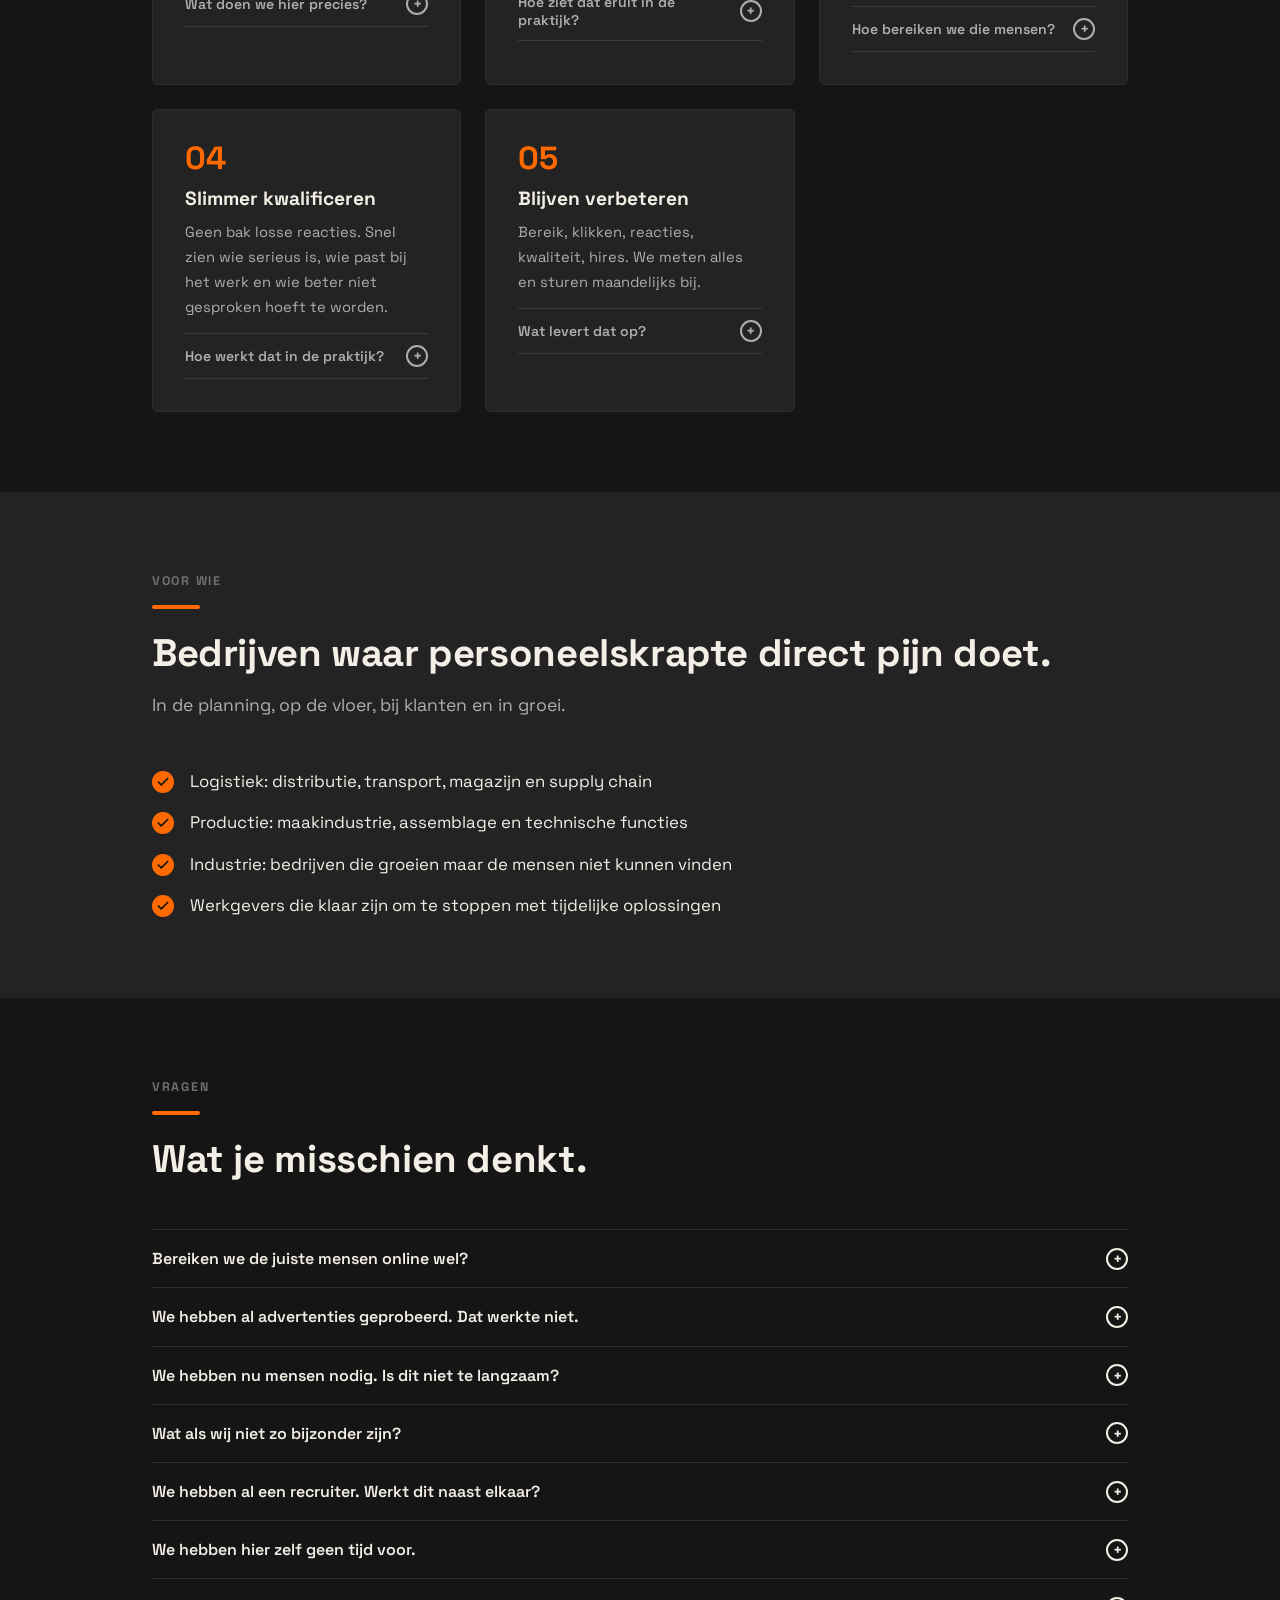
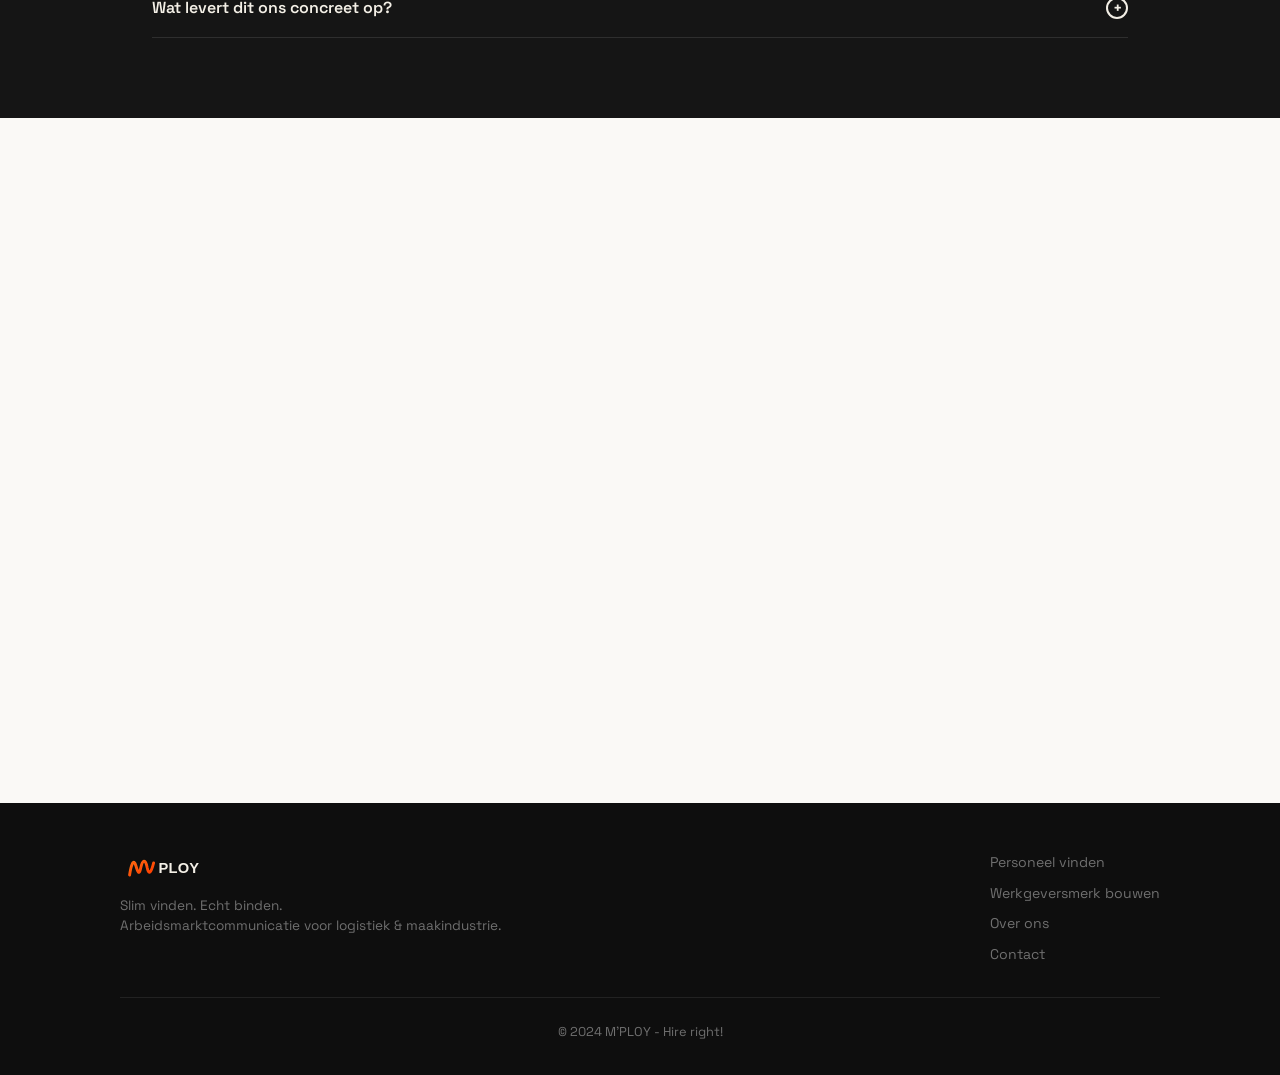
<file: v2.html>
<!DOCTYPE html>
<html lang="nl">
<head>
  <meta charset="UTF-8" />
  <meta name="viewport" content="width=device-width, initial-scale=1.0" />
  <meta name="description" content="M'PLOY bouwt geen losse recruitmentcampagne, maar een wervingssysteem vanuit jouw bedrijf." />
  <title>M'PLOY - Van vacaturestress naar betrouwbare instroom.</title>
  <link rel="stylesheet" href="css/style.css" />
  <style>
    /* Accordion */
    .accordion-groep {
      max-width: var(--max-breedte);
      margin: 2.4rem auto 0;
    }
    .accordion-item {
      border-bottom: 1px solid #2e2e2e;
    }
    .accordion-item:first-child {
      border-top: 1px solid #2e2e2e;
    }
    .accordion-knop {
      display: flex;
      justify-content: space-between;
      align-items: center;
      width: 100%;
      padding: 1.1rem 0;
      background: none;
      border: none;
      color: var(--zand);
      font-family: 'Space Grotesk', sans-serif;
      font-size: 1rem;
      font-weight: 600;
      text-align: left;
      cursor: pointer;
      gap: 1rem;
      transition: color 0.15s;
    }
    .accordion-knop:hover { color: var(--lime); }
    .accordion-knop.actief { color: var(--lime); }
    .accordion-pijl {
      flex-shrink: 0;
      width: 22px;
      height: 22px;
      border: 2px solid currentColor;
      border-radius: 50%;
      display: flex;
      align-items: center;
      justify-content: center;
      font-size: 0.95rem;
      font-weight: 700;
      transition: transform 0.2s;
    }
    .accordion-knop.actief .accordion-pijl {
      transform: rotate(45deg);
    }
    .accordion-inhoud {
      display: none;
      padding: 0 0 1.4rem;
      color: var(--grijs-licht);
      font-size: 0.95rem;
      line-height: 1.7;
      max-width: 680px;
    }
    .accordion-inhoud.open { display: block; }
    .accordion-inhoud ul {
      margin-top: 0.6rem;
      display: flex;
      flex-direction: column;
      gap: 0.5rem;
    }
    .accordion-inhoud ul li {
      padding-left: 1.2rem;
      position: relative;
    }
    .accordion-inhoud ul li::before {
      content: '';
      position: absolute;
      left: 0;
      top: 0.55em;
      width: 6px;
      height: 6px;
      border-radius: 50%;
      background: var(--lime);
    }
    /* Stap met accordion */
    .stap .accordion-groep { margin: 0.8rem 0 0; }
    .stap .accordion-item { border-color: #3a3a3a; }
    .stap .accordion-item:first-child { border-top: 1px solid #3a3a3a; }
    .stap .accordion-knop {
      font-size: 0.88rem;
      color: var(--grijs-licht);
      padding: 0.7rem 0;
    }
    .stap .accordion-inhoud { font-size: 0.88rem; }
    /* Cijfers balk */
    .cijfers-balk {
      display: flex;
      gap: 2.4rem;
      flex-wrap: wrap;
      max-width: var(--max-breedte);
      margin: 0 auto 2.4rem;
    }
    .cijfer-item {
      display: flex;
      flex-direction: column;
      gap: 0.2rem;
    }
    .cijfer-item__getal {
      font-size: 2rem;
      font-weight: 800;
      color: var(--lime);
      line-height: 1;
    }
    .cijfer-item__label {
      font-size: 0.82rem;
      color: var(--grijs-licht);
      max-width: 160px;
      line-height: 1.4;
    }
    /* Sectie zand: accordion donker */
    .sectie--zand .accordion-item { border-color: #d8d4cb; }
    .sectie--zand .accordion-item:first-child { border-top: 1px solid #d8d4cb; }
    .sectie--zand .accordion-knop { color: var(--donker); }
    .sectie--zand .accordion-knop:hover,
    .sectie--zand .accordion-knop.actief { color: var(--olijf); }
    .sectie--zand .accordion-inhoud { color: var(--grijs); }
  </style>
</head>
<body>

  <!-- NAV -->
  <nav class="nav">
    <div class="container nav__inner">
      <a href="index.html" class="nav__logo"><img src="images/mploy-logo-wit.svg" alt="M'PLOY"></a>
      <div class="nav__links">
        <a href="personeel-vinden.html">Personeel vinden</a>
        <a href="werkgeversmerk-bouwen.html">Werkgeversmerk bouwen</a>
        <a href="over-ons.html">Over ons</a>
        <a href="contact.html" class="btn btn-lime">Contact</a>
      </div>
      <button class="nav__hamburger" aria-label="Menu openen" onclick="toggleMenu()">
        <span></span><span></span><span></span>
      </button>
    </div>
    <div class="nav__mobile" id="mobileMenu">
      <a href="personeel-vinden.html">Personeel vinden</a>
      <a href="werkgeversmerk-bouwen.html">Werkgeversmerk bouwen</a>
      <a href="over-ons.html">Over ons</a>
      <a href="contact.html">Contact</a>
    </div>
  </nav>

  <!-- HERO -->
  <section class="hero">
    <div class="hero__kicker">
      <span class="label">Arbeidsmarktcommunicatie voor logistiek &amp; maakindustrie</span>
    </div>
    <h1>Van vacaturestress<br><span class="lime">naar betrouwbare instroom.</span></h1>
    <p class="hero__sub">
      Geen losse campagne. Wel een systeem.<br>
      Persoonlijk aan de voorkant. Meetbaar aan de achterkant.
    </p>
    <div class="hero__acties">
      <a href="contact.html" class="btn btn-lime btn-lg">Laten we kijken wat er speelt</a>
      <a href="#systeem" class="btn btn-ghost btn-lg">Hoe het werkt</a>
    </div>
  </section>

  <!-- PIJN -->
  <section class="sectie sectie--donker-zacht verborgen">
    <div class="container">
      <div class="sectie__kop">
        <span class="label">Herkenbaar?</span>
        <div class="divisor"></div>
        <h2>Dit kost je meer dan je denkt.</h2>
      </div>

      <div class="cijfers-balk">
        <div class="cijfer-item">
          <span class="cijfer-item__getal">21.000</span>
          <span class="cijfer-item__label">euro kost een mismatch minimaal</span>
        </div>
        <div class="cijfer-item">
          <span class="cijfer-item__getal">1-3x</span>
          <span class="cijfer-item__label">maandsalaris kost een vacature die te lang openstaat</span>
        </div>
        <div class="cijfer-item">
          <span class="cijfer-item__getal">Nu</span>
          <span class="cijfer-item__label">zoeken werkgevers actief naar talent. Talent kiest niet vanzelf voor jou.</span>
        </div>
      </div>

      <div class="accordion-groep">
        <div class="accordion-item">
          <button class="accordion-knop" onclick="toggleAccordion(this)">
            Vacatures blijven te lang openstaan
            <span class="accordion-pijl">+</span>
          </button>
          <div class="accordion-inhoud">
            <p>Elke dag dat een vacature openstaat kost productiecapaciteit, verhoogt de druk op het team en vergroot de kans dat goede kandidaten afhaken. Gemiddeld kost een langdurig openstaande vacature 1 tot 3 maandsalarissen aan directe en indirecte kosten.</p>
          </div>
        </div>
        <div class="accordion-item">
          <button class="accordion-knop" onclick="toggleAccordion(this)">
            Reacties komen binnen, maar de match klopt niet
            <span class="accordion-pijl">+</span>
          </button>
          <div class="accordion-inhoud">
            <p>Veel bedrijven krijgen wel reacties, maar niet van de juiste mensen. Dat kost tijd aan cv-screening, gesprekken en afwijzingen. Uiteindelijk leidt het tot haastige keuzes en een grotere kans op een mismatch. Een mismatch kost minimaal 21.000 euro per persoon.</p>
          </div>
        </div>
        <div class="accordion-item">
          <button class="accordion-knop" onclick="toggleAccordion(this)">
            Kandidaten haken af door trage opvolging
            <span class="accordion-pijl">+</span>
          </button>
          <div class="accordion-inhoud">
            <p>Goede kandidaten kiezen sneller voor werkgevers die duidelijker en sneller zijn. Als jij te langzaam reageert, is iemand anders ze al voor. Dat is geen toeval. Dat is een systeemprobleem.</p>
          </div>
        </div>
        <div class="accordion-item">
          <button class="accordion-knop" onclick="toggleAccordion(this)">
            Afhankelijkheid van dure bureaus blijft
            <span class="accordion-pijl">+</span>
          </button>
          <div class="accordion-inhoud">
            <p>Je koopt tijdelijke oplossingen, maar bouwt geen eigen instroom op. Elk nieuw bureau kost geld en tijd. Het resultaat is hetzelfde: geen systeem, geen grip, geen voorspelbaarheid.</p>
          </div>
        </div>
      </div>
    </div>
  </section>

  <!-- GEVOLG -->
  <section class="sectie sectie--donker verborgen">
    <div class="container">
      <div class="sectie__kop">
        <span class="label">Als er niets verandert</span>
        <div class="divisor"></div>
        <h2>Recruitment blijft brandjes blussen.</h2>
      </div>

      <div class="accordion-groep">
        <div class="accordion-item">
          <button class="accordion-knop" onclick="toggleAccordion(this)">
            Capaciteit blijft liggen
            <span class="accordion-pijl">+</span>
          </button>
          <div class="accordion-inhoud">
            <p>Zolang vacatures openstaan, ligt productiecapaciteit stil. Projecten lopen vertraging op. Klanten merken het. Omzet loopt mis.</p>
          </div>
        </div>
        <div class="accordion-item">
          <button class="accordion-knop" onclick="toggleAccordion(this)">
            Teams raken overbelast
            <span class="accordion-pijl">+</span>
          </button>
          <div class="accordion-inhoud">
            <p>Het vaste team draait overuren om gaten op te vullen. Dat verhoogt de druk, verlaagt de kwaliteit en vergroot de kans dat ook bestaande mensen vertrekken.</p>
          </div>
        </div>
        <div class="accordion-item">
          <button class="accordion-knop" onclick="toggleAccordion(this)">
            Elke vacature begint opnieuw
            <span class="accordion-pijl">+</span>
          </button>
          <div class="accordion-inhoud">
            <p>Geen kandidatenpool. Geen herkenning bij talent in de regio. Geen systeem dat voortbouwt op eerdere acties. Je begint elke keer bij nul.</p>
          </div>
        </div>
        <div class="accordion-item">
          <button class="accordion-knop" onclick="toggleAccordion(this)">
            Er ontstaat geen voorspelbare instroom
            <span class="accordion-pijl">+</span>
          </button>
          <div class="accordion-inhoud">
            <p>Zonder systeem blijft recruitment afhankelijk van toeval, netwerk of de beschikbaarheid van bureaus. Dat maakt plannen onmogelijk en groei onzeker.</p>
          </div>
        </div>
      </div>

      <div style="margin-top: 2.4rem;">
        <blockquote class="quote-blok">
          "De bedrijven die het goed doen in logistiek en productie zijn niet per se de grootste.
          Ze zijn de meest aantrekkelijke werkgever in hun regio. Dat bouw je. Dat overkomt je niet."
        </blockquote>
      </div>
    </div>
  </section>

  <!-- OPLOSSING -->
  <section class="sectie sectie--zand verborgen">
    <div class="container">
      <div class="sectie__kop">
        <span class="label">Het verschil</span>
        <div class="divisor"></div>
        <h2>Geen losse campagne. Wel een systeem.</h2>
        <p>M'PLOY bouwt een wervingssysteem vanuit jouw bedrijf. Jij spreekt alleen de mensen die passen.</p>
      </div>

      <div class="accordion-groep">
        <div class="accordion-item">
          <button class="accordion-knop" onclick="toggleAccordion(this)">
            Wat maakt het een systeem en geen campagne?
            <span class="accordion-pijl">+</span>
          </button>
          <div class="accordion-inhoud">
            <p>Een campagne stopt. Een systeem niet. We bouwen iets dat blijft draaien: een sterk werkgeversverhaal, kanalen die blijven werken, data die we maandelijks gebruiken om te verbeteren. Geen eenmalige actie. Een fundament.</p>
          </div>
        </div>
        <div class="accordion-item">
          <button class="accordion-knop" onclick="toggleAccordion(this)">
            Wat bedoel je met persoonlijk aan de voorkant?
            <span class="accordion-pijl">+</span>
          </button>
          <div class="accordion-inhoud">
            <p>Echte mensen. Echte verhalen. Echte werkvloer. Geen gladde marketingvideo. Kandidaten kiezen niet alleen voor een baan, maar voor een bedrijf dat klopt. Dat gevoel begint al bij de eerste indruk.</p>
          </div>
        </div>
        <div class="accordion-item">
          <button class="accordion-knop" onclick="toggleAccordion(this)">
            Wat bedoel je met meetbaar aan de achterkant?
            <span class="accordion-pijl">+</span>
          </button>
          <div class="accordion-inhoud">
            <p>We meten bereik, klikken, reacties, kwaliteit van sollicitanten en hires. Elke maand weet je wat werkt en wat niet. Dat sturen we bij. Geen buikgevoel. Gewoon cijfers.</p>
          </div>
        </div>
      </div>

      <div style="margin-top: 2.4rem;">
        <div class="belofte">
          <p class="belofte__tekst">Van vacaturestress naar een bedrijf waar de juiste mensen willen werken en blijven.</p>
          <a href="contact.html" class="btn btn-donker">Vertel me hoe dat eruitziet</a>
        </div>
      </div>
    </div>
  </section>

  <!-- SYSTEEM -->
  <section class="sectie sectie--donker verborgen" id="systeem">
    <div class="container">
      <div class="sectie__kop">
        <span class="label">Hoe het werkt</span>
        <div class="divisor"></div>
        <h2>Vijf stappen. Eén geintegreerd systeem.</h2>
        <p>Geen los advies. Geen losse campagnes. Alles werkt samen.</p>
      </div>
      <div class="stappen-grid">

        <div class="stap verborgen">
          <div class="stap__nr">01</div>
          <h3>Verhaal scherp krijgen</h3>
          <p>Waarom werken mensen bij jou? Waarom blijven ze? Wie past wel en wie niet?</p>
          <div class="accordion-groep">
            <div class="accordion-item">
              <button class="accordion-knop" onclick="toggleAccordion(this)">
                Wat doen we hier precies?
                <span class="accordion-pijl">+</span>
              </button>
              <div class="accordion-inhoud">
                <p>We gaan in gesprek met mensen op de vloer, leidinggevenden en nieuwe medewerkers. Wat trekt mensen aan? Wat houdt ze? Dat wordt de basis van alles: teksten, beelden, campagnes.</p>
              </div>
            </div>
          </div>
        </div>

        <div class="stap verborgen">
          <div class="stap__nr">02</div>
          <h3>Zichtbaar maken</h3>
          <p>Echte mensen. Echte verhalen. Echte werkvloer. Geen gladde marketingvideo.</p>
          <div class="accordion-groep">
            <div class="accordion-item">
              <button class="accordion-knop" onclick="toggleAccordion(this)">
                Hoe ziet dat eruit in de praktijk?
                <span class="accordion-pijl">+</span>
              </button>
              <div class="accordion-inhoud">
                <p>Video's van medewerkers die vertellen wat ze doen en waarom ze blijven. Foto's van de werkvloer zoals die echt is. Teksten die herkenbaar zijn voor de mensen die jij zoekt. Geen stockfotos. Geen pr-taal.</p>
              </div>
            </div>
          </div>
        </div>

        <div class="stap verborgen">
          <div class="stap__nr">03</div>
          <h3>Kandidaten aantrekken</h3>
          <p>Niet alleen actieve zoekers. Ook mensen die nu ergens anders werken maar openstaan voor beter.</p>
          <div class="accordion-groep">
            <div class="accordion-item">
              <button class="accordion-knop" onclick="toggleAccordion(this)">
                Hoe bereiken we die mensen?
                <span class="accordion-pijl">+</span>
              </button>
              <div class="accordion-inhoud">
                <p>Via gerichte campagnes op de kanalen waar jouw doelgroep is. We richten ons op de regio, de sector en het type profiel. Zo bereiken we ook mensen die niet actief zoeken maar wel openstaan voor een stap.</p>
              </div>
            </div>
          </div>
        </div>

        <div class="stap verborgen">
          <div class="stap__nr">04</div>
          <h3>Slimmer kwalificeren</h3>
          <p>Geen bak losse reacties. Snel zien wie serieus is, wie past bij het werk en wie beter niet gesproken hoeft te worden.</p>
          <div class="accordion-groep">
            <div class="accordion-item">
              <button class="accordion-knop" onclick="toggleAccordion(this)">
                Hoe werkt dat in de praktijk?
                <span class="accordion-pijl">+</span>
              </button>
              <div class="accordion-inhoud">
                <p>We gebruiken slimme vragenlijsten en vooraf bepaalde criteria om snel te zien wie de moeite waard is. Jij spreekt alleen de mensen die passen. Dat scheelt tijd en voorkomt teleurstellingen aan beide kanten.</p>
              </div>
            </div>
          </div>
        </div>

        <div class="stap verborgen">
          <div class="stap__nr">05</div>
          <h3>Blijven verbeteren</h3>
          <p>Bereik, klikken, reacties, kwaliteit, hires. We meten alles en sturen maandelijks bij.</p>
          <div class="accordion-groep">
            <div class="accordion-item">
              <button class="accordion-knop" onclick="toggleAccordion(this)">
                Wat levert dat op?
                <span class="accordion-pijl">+</span>
              </button>
              <div class="accordion-inhoud">
                <p>Het systeem wordt maand na maand sterker. Meer grip op kosten, kandidaten en hires. Minder afhankelijkheid van bureaus. Een voorspelbare instroom in plaats van brandjes blussen.</p>
              </div>
            </div>
          </div>
        </div>

      </div>
    </div>
  </section>

  <!-- VOOR WIE -->
  <section class="sectie sectie--donker-zacht verborgen">
    <div class="container">
      <div class="sectie__kop">
        <span class="label">Voor wie</span>
        <div class="divisor"></div>
        <h2>Bedrijven waar personeelskrapte direct pijn doet.</h2>
        <p>In de planning, op de vloer, bij klanten en in groei.</p>
      </div>
      <ul class="check-lijst">
        <li>Logistiek: distributie, transport, magazijn en supply chain</li>
        <li>Productie: maakindustrie, assemblage en technische functies</li>
        <li>Industrie: bedrijven die groeien maar de mensen niet kunnen vinden</li>
        <li>Werkgevers die klaar zijn om te stoppen met tijdelijke oplossingen</li>
      </ul>
    </div>
  </section>

  <!-- FAQ -->
  <section class="sectie sectie--donker verborgen">
    <div class="container">
      <div class="sectie__kop">
        <span class="label">Vragen</span>
        <div class="divisor"></div>
        <h2>Wat je misschien denkt.</h2>
      </div>
      <div class="accordion-groep">
        <div class="accordion-item">
          <button class="accordion-knop" onclick="toggleAccordion(this)">
            Bereiken we de juiste mensen online wel?
            <span class="accordion-pijl">+</span>
          </button>
          <div class="accordion-inhoud">
            <p>Ja. Meer dan 80% van het werkende personeel in logistiek en productie gebruikt dagelijks sociale media. Het gaat niet om of ze er zijn, maar hoe je ze bereikt. Dat is precies wat we bouwen.</p>
          </div>
        </div>
        <div class="accordion-item">
          <button class="accordion-knop" onclick="toggleAccordion(this)">
            We hebben al advertenties geprobeerd. Dat werkte niet.
            <span class="accordion-pijl">+</span>
          </button>
          <div class="accordion-inhoud">
            <p>Losse advertenties zonder sterk werkgeversverhaal werken inderdaad niet goed. Het verschil is dat we beginnen bij het verhaal. Eerst begrijpen we waarom mensen bij jou willen werken. Dan pas adverteren we.</p>
          </div>
        </div>
        <div class="accordion-item">
          <button class="accordion-knop" onclick="toggleAccordion(this)">
            We hebben nu mensen nodig. Is dit niet te langzaam?
            <span class="accordion-pijl">+</span>
          </button>
          <div class="accordion-inhoud">
            <p>Een systeem opbouwen kost tijd. Maar we starten altijd met een snelle analyse en directe actie op de meest urgente vacatures. Zo lossen we het acute probleem op en bouwen we tegelijk aan de lange termijn.</p>
          </div>
        </div>
        <div class="accordion-item">
          <button class="accordion-knop" onclick="toggleAccordion(this)">
            Wat als wij niet zo bijzonder zijn?
            <span class="accordion-pijl">+</span>
          </button>
          <div class="accordion-inhoud">
            <p>Elk bedrijf heeft iets dat mensen aantrekt. Vaak zie je het zelf niet meer, omdat je er elke dag middenin zit. Wij helpen dat te ontdekken en zichtbaar te maken. Geen verzinsel. Gewoon het echte verhaal.</p>
          </div>
        </div>
        <div class="accordion-item">
          <button class="accordion-knop" onclick="toggleAccordion(this)">
            We hebben al een recruiter. Werkt dit naast elkaar?
            <span class="accordion-pijl">+</span>
          </button>
          <div class="accordion-inhoud">
            <p>Ja. Wij bouwen de instroom. Jullie recruiter doet de gesprekken en selectie. We versterken elkaar. De recruiter hoeft geen tijd meer te steken in het genereren van bekendheid en aantrekkingskracht.</p>
          </div>
        </div>
        <div class="accordion-item">
          <button class="accordion-knop" onclick="toggleAccordion(this)">
            We hebben hier zelf geen tijd voor.
            <span class="accordion-pijl">+</span>
          </button>
          <div class="accordion-inhoud">
            <p>Dat is precies waarom we dit voor je doen. We ontzorgen volledig. Jij geeft richting en goedkeuring. De uitvoering, optimalisatie en rapportage doen wij.</p>
          </div>
        </div>
        <div class="accordion-item">
          <button class="accordion-knop" onclick="toggleAccordion(this)">
            Wat levert dit ons concreet op?
            <span class="accordion-pijl">+</span>
          </button>
          <div class="accordion-inhoud">
            <ul>
              <li>Meer en betere sollicitanten</li>
              <li>Minder stress bij open vacatures</li>
              <li>Meer grip op kosten, kandidaten en hires</li>
              <li>Minder afhankelijkheid van externe bureaus</li>
              <li>Een systeem dat blijft draaien, ook als de markt verandert</li>
            </ul>
          </div>
        </div>
      </div>
    </div>
  </section>

  <!-- VERTROUWEN -->
  <section class="vertrouwen-balk verborgen">
    <div class="vertrouwen-balk__stats">
      <div>
        <span class="stat__getal">10+</span>
        <span class="stat__label">jaar ervaring</span>
      </div>
      <div>
        <span class="stat__getal">Logistiek</span>
        <span class="stat__label">en maakindustrie</span>
      </div>
      <div>
        <span class="stat__getal">Systeem</span>
        <span class="stat__label">niet een project</span>
      </div>
    </div>
    <p>Meer dan 10 jaar ervaring in arbeidsmarktcommunicatie. Actief in logistiek, productie en maakindustrie.</p>
    <a href="contact.html" class="btn btn-donker btn-lg">Neem contact op</a>
  </section>

  <!-- CTA -->
  <section class="cta-sectie verborgen">
    <div class="container">
      <h2>Klaar om te stoppen met jagen?</h2>
      <p>We kijken eerst wat er speelt in jouw organisatie. Geen pitch. Gewoon een eerlijk gesprek.</p>
      <a href="contact.html" class="btn btn-lime btn-lg">Plan een gesprek</a>
    </div>
  </section>

  <!-- FOOTER -->
  <footer class="footer">
    <div class="footer__inner">
      <div>
        <div class="footer__logo"><img src="images/mploy-logo-wit.svg" alt="M'PLOY"></div>
        <p class="footer__sub">Slim vinden. Echt binden.<br>Arbeidsmarktcommunicatie voor logistiek &amp; maakindustrie.</p>
      </div>
      <nav class="footer__nav">
        <a href="personeel-vinden.html">Personeel vinden</a>
        <a href="werkgeversmerk-bouwen.html">Werkgeversmerk bouwen</a>
        <a href="over-ons.html">Over ons</a>
        <a href="contact.html">Contact</a>
      </nav>
    </div>
    <div class="footer__bottom">
      &copy; 2024 M'PLOY - Hire right!
    </div>
  </footer>

  <script src="js/main.js"></script>
  <script>
    function toggleAccordion(knop) {
      var inhoud = knop.nextElementSibling;
      var isOpen = inhoud.classList.contains('open');
      var groep = knop.closest('.accordion-groep');
      groep.querySelectorAll('.accordion-inhoud').forEach(function(el) {
        el.classList.remove('open');
      });
      groep.querySelectorAll('.accordion-knop').forEach(function(el) {
        el.classList.remove('actief');
      });
      if (!isOpen) {
        inhoud.classList.add('open');
        knop.classList.add('actief');
      }
    }
  </script>
</body>
</html>
</file>
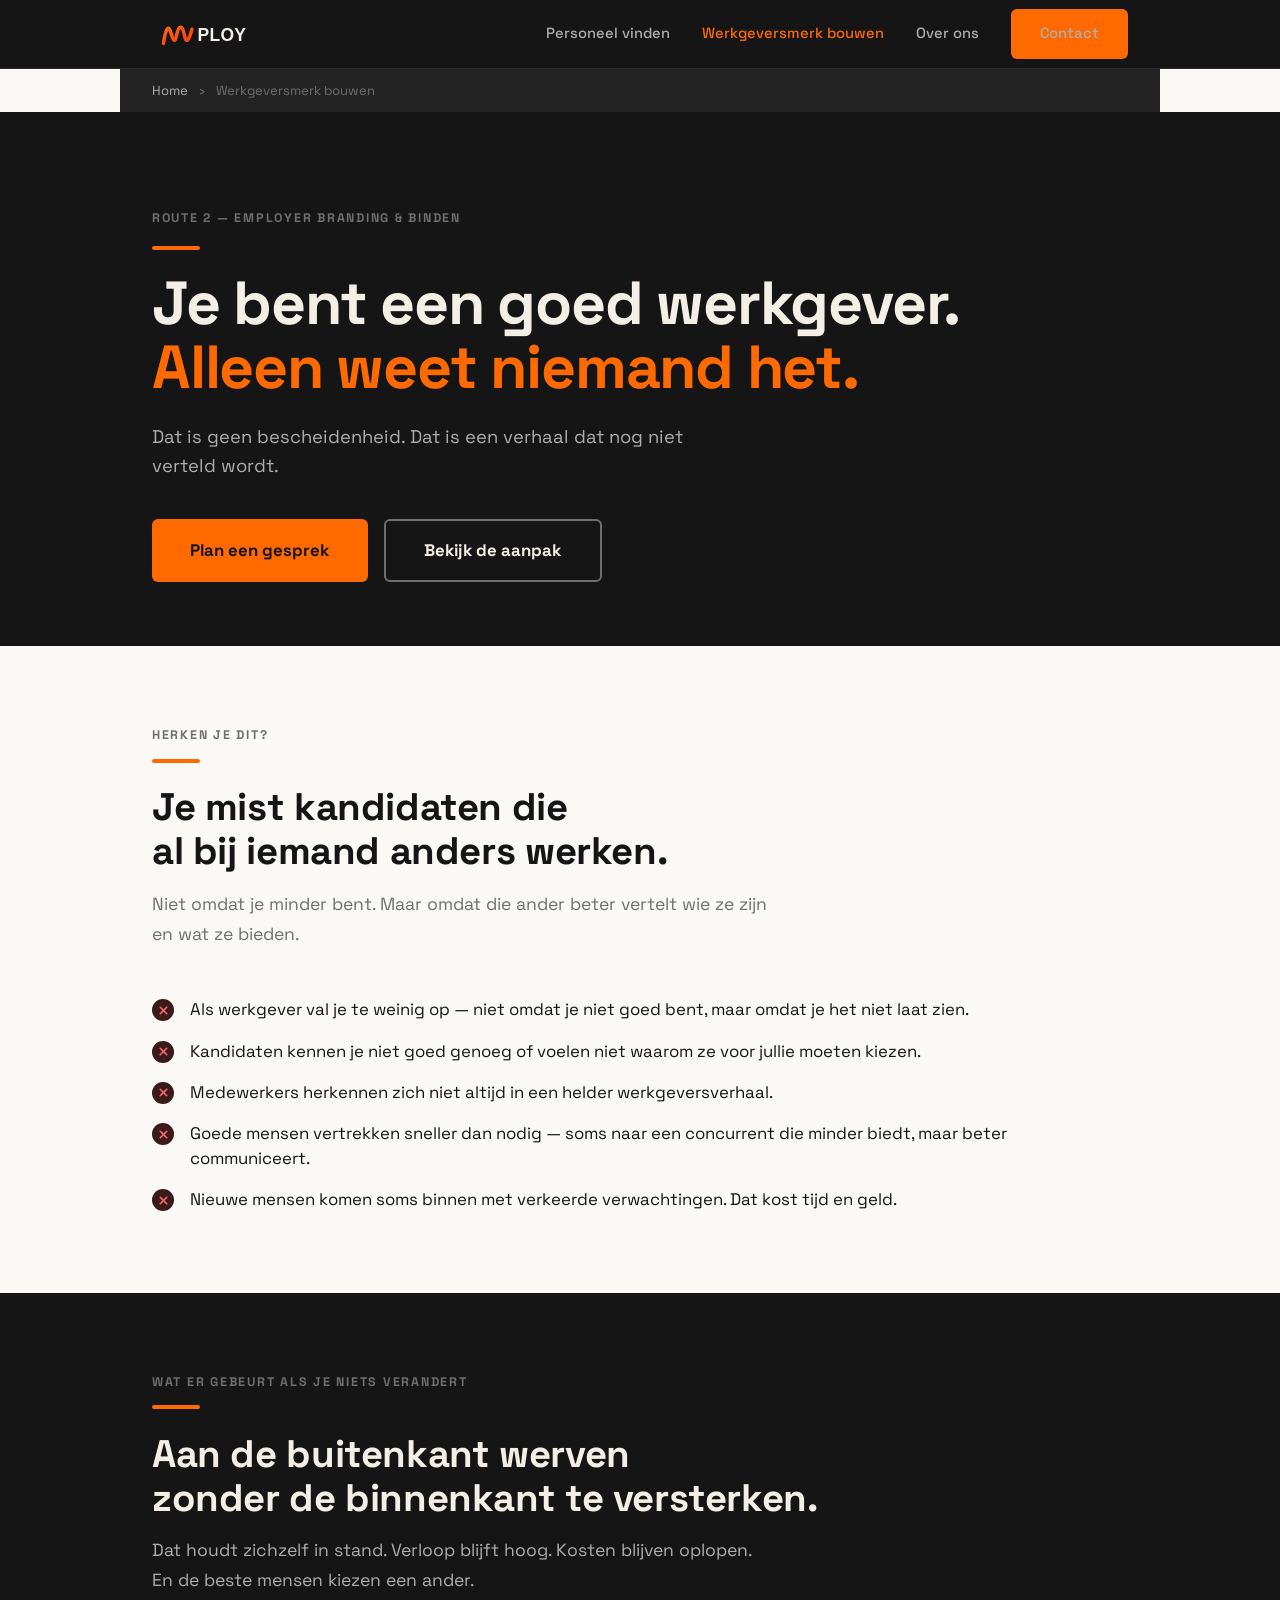
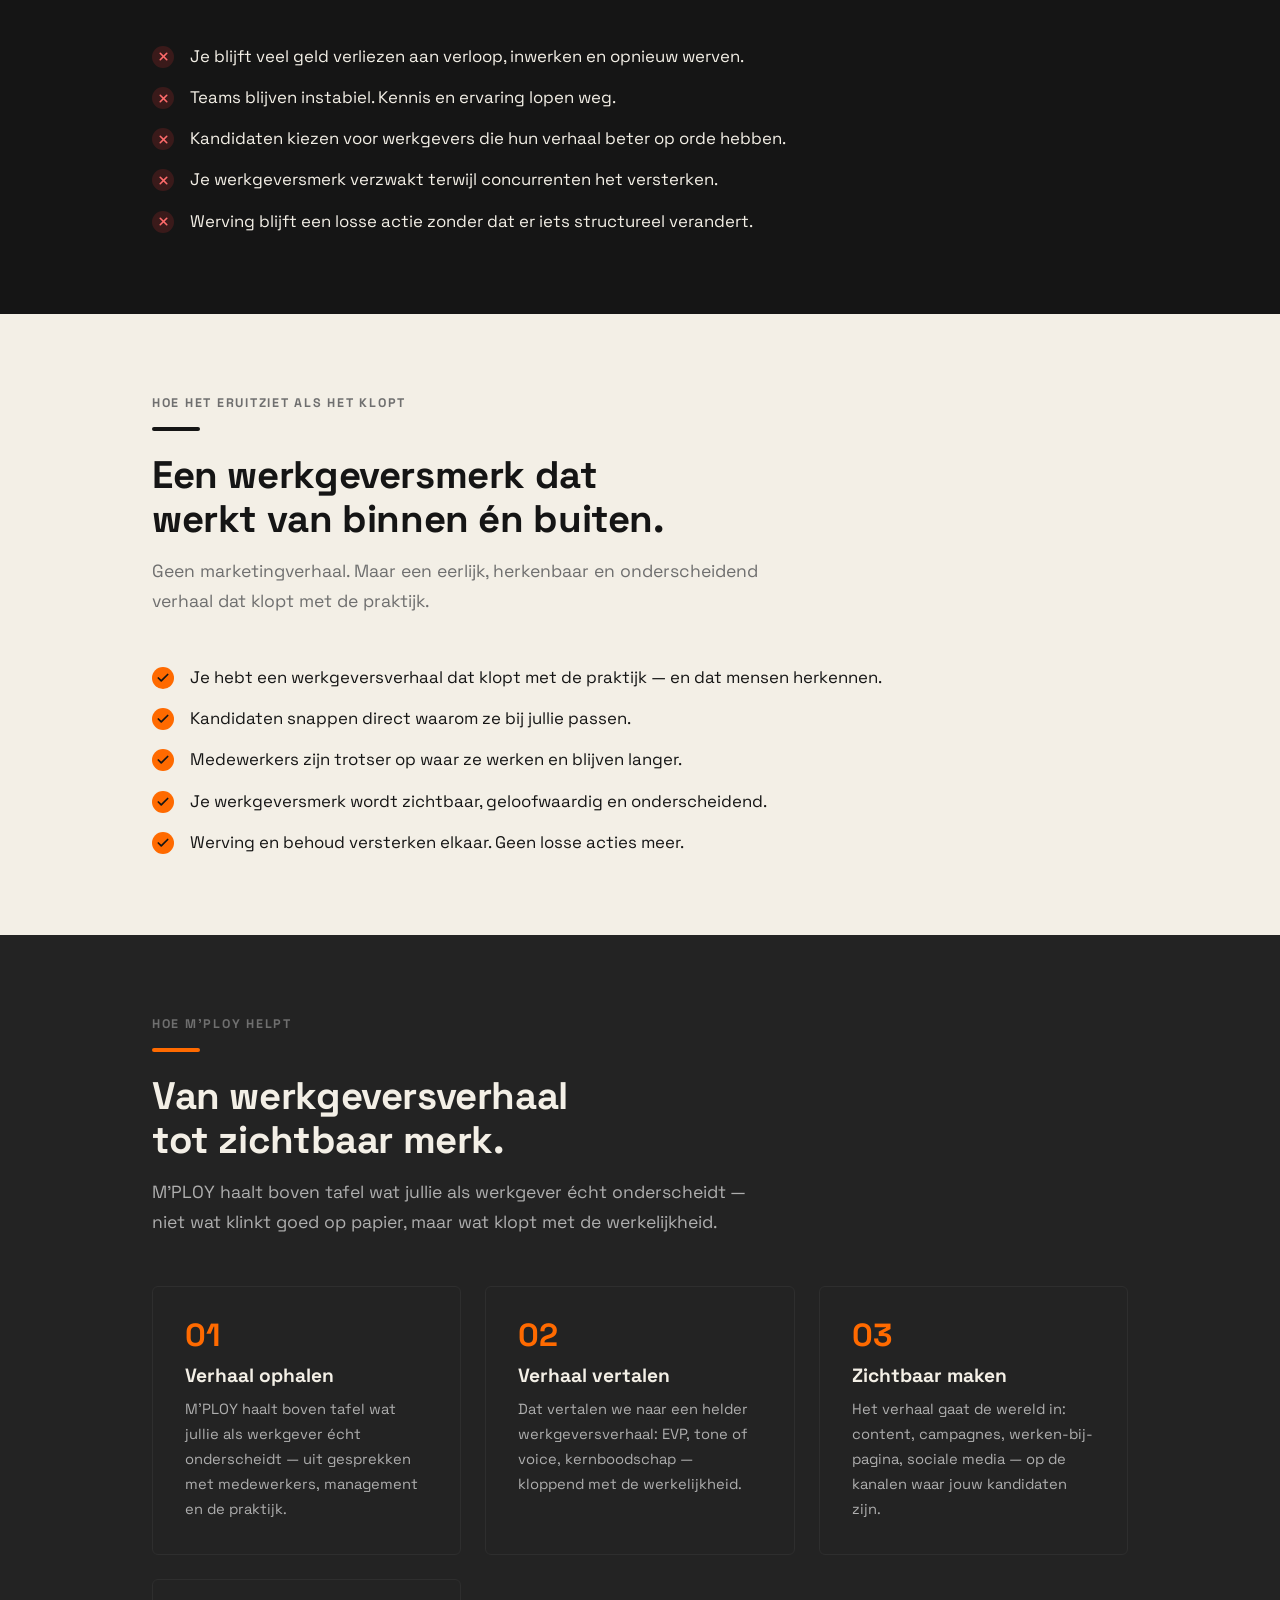
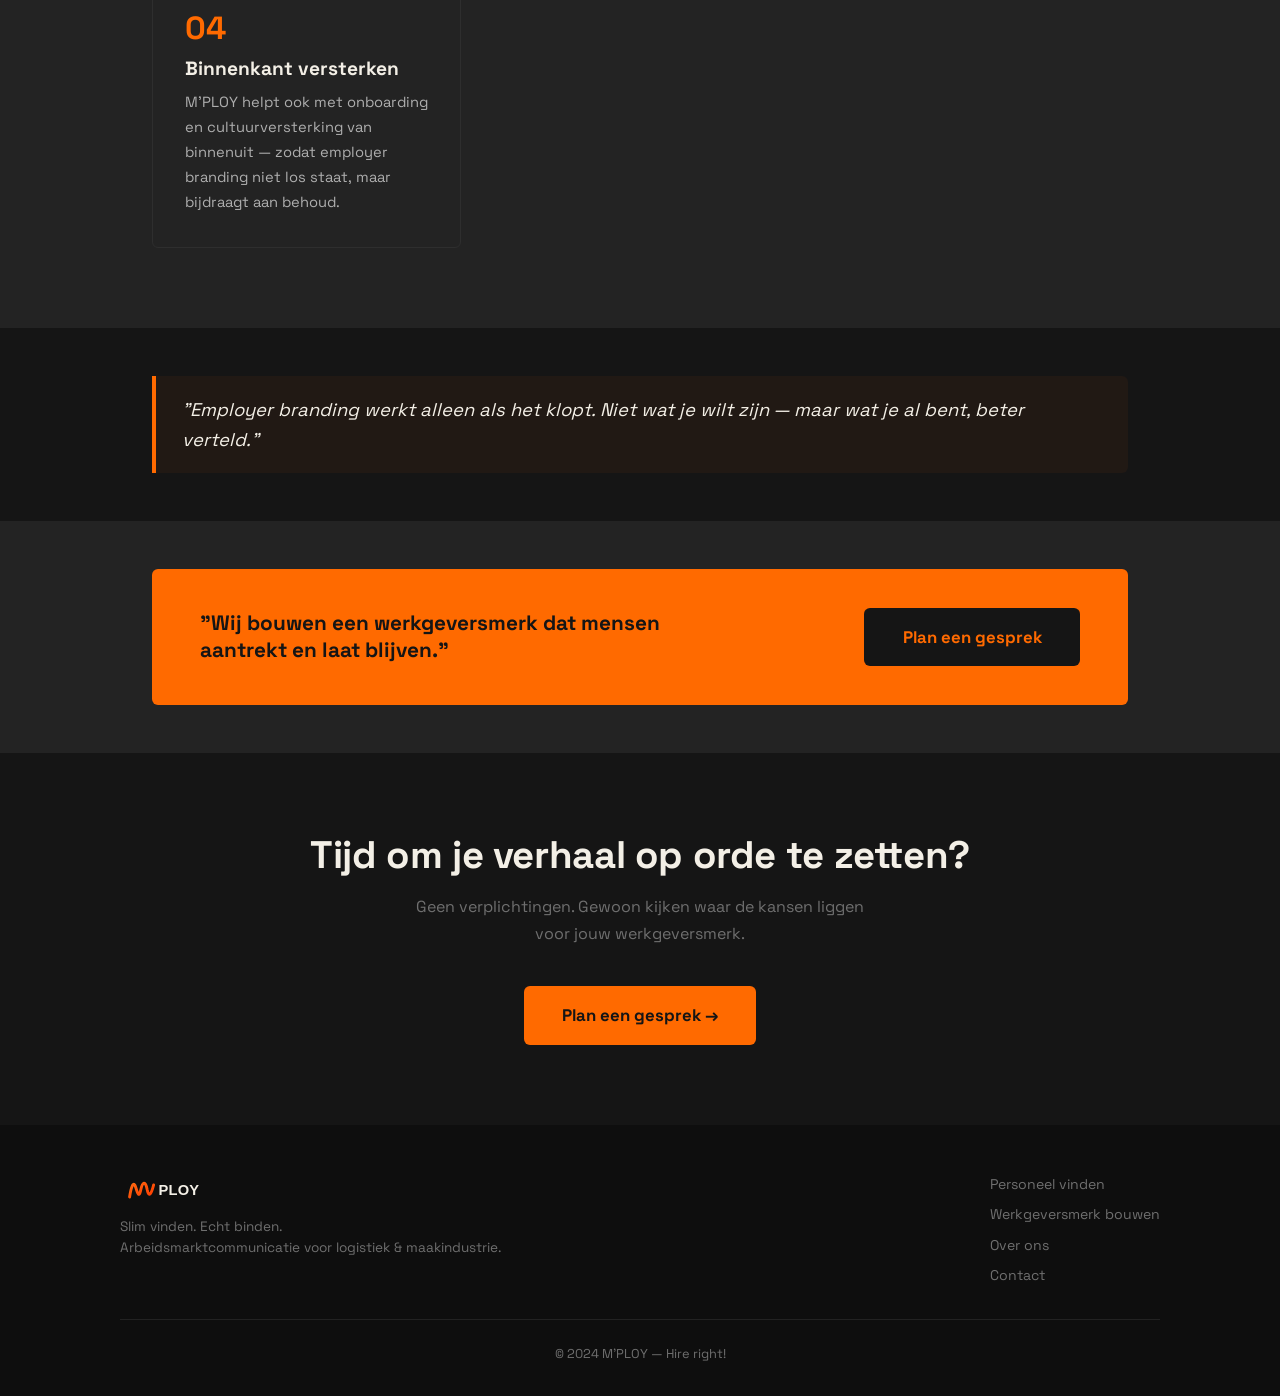
<file: werkgeversmerk-bouwen.html>
<!DOCTYPE html>
<html lang="nl">
<head>
  <meta charset="UTF-8" />
  <meta name="viewport" content="width=device-width, initial-scale=1.0" />
  <meta name="description" content="M'PLOY helpt je een werkgeversmerk bouwen dat aantrekt én vasthoudt. Employer branding voor logistiek en maakindustrie." />
  <title>Werkgeversmerk bouwen — M'PLOY</title>
  <link rel="stylesheet" href="css/style.css" />
</head>
<body>

  <!-- NAV -->
  <nav class="nav">
    <div class="container nav__inner">
      <a href="index.html" class="nav__logo"><img src="images/mploy-logo-wit.svg" alt="M'PLOY"></a>
      <div class="nav__links">
        <a href="personeel-vinden.html">Personeel vinden</a>
        <a href="werkgeversmerk-bouwen.html" class="actief">Werkgeversmerk bouwen</a>
        <a href="over-ons.html">Over ons</a>
        <a href="contact.html" class="btn btn-lime">Contact</a>
      </div>
      <button class="nav__hamburger" aria-label="Menu openen" onclick="toggleMenu()">
        <span></span><span></span><span></span>
      </button>
    </div>
    <div class="nav__mobile" id="mobileMenu">
      <a href="personeel-vinden.html">Personeel vinden</a>
      <a href="werkgeversmerk-bouwen.html">Werkgeversmerk bouwen</a>
      <a href="over-ons.html">Over ons</a>
      <a href="contact.html">Contact</a>
    </div>
  </nav>

  <!-- BREADCRUMB -->
  <div class="breadcrumb container">
    <a href="index.html">Home</a>
    <span>&rsaquo;</span>
    Werkgeversmerk bouwen
  </div>

  <!-- HERO -->
  <section class="hero" style="text-align: left; padding-bottom: 4rem;">
    <div class="container">
      <p class="label" style="margin-bottom: 1rem; display: block;">Route 2 — Employer branding &amp; binden</p>
      <div class="divisor"></div>
      <h1>Je bent een goed werkgever.<br><span class="lime">Alleen weet niemand het.</span></h1>
      <p class="hero__sub" style="margin-left: 0; margin-top: 1.4rem;">
        Dat is geen bescheidenheid. Dat is een verhaal dat nog niet verteld wordt.
      </p>
      <div class="hero__acties" style="justify-content: flex-start; margin-top: 2rem;">
        <a href="contact.html" class="btn btn-lime btn-lg">Plan een gesprek</a>
        <a href="#aanpak" class="btn btn-ghost btn-lg">Bekijk de aanpak</a>
      </div>
    </div>
  </section>

  <!-- SECTIE 1: PIJN -->
  <section class="sectie sectie--wit">
    <div class="container">
      <div class="sectie__kop">
        <span class="label">Herken je dit?</span>
        <div class="divisor" style="margin-top: 0.8rem;"></div>
        <h2>Je mist kandidaten die<br>al bij iemand anders werken.</h2>
        <p>Niet omdat je minder bent. Maar omdat die ander beter vertelt wie ze zijn en wat ze bieden.</p>
      </div>
      <ul class="kruis-lijst">
        <li>Als werkgever val je te weinig op — niet omdat je niet goed bent, maar omdat je het niet laat zien.</li>
        <li>Kandidaten kennen je niet goed genoeg of voelen niet waarom ze voor jullie moeten kiezen.</li>
        <li>Medewerkers herkennen zich niet altijd in een helder werkgeversverhaal.</li>
        <li>Goede mensen vertrekken sneller dan nodig — soms naar een concurrent die minder biedt, maar beter communiceert.</li>
        <li>Nieuwe mensen komen soms binnen met verkeerde verwachtingen. Dat kost tijd en geld.</li>
      </ul>
    </div>
  </section>

  <!-- SECTIE 2: GEVOLG -->
  <section class="sectie sectie--donker">
    <div class="container">
      <div class="sectie__kop">
        <span class="label">Wat er gebeurt als je niets verandert</span>
        <div class="divisor" style="margin-top: 0.8rem;"></div>
        <h2>Aan de buitenkant werven<br>zonder de binnenkant te versterken.</h2>
        <p>Dat houdt zichzelf in stand. Verloop blijft hoog. Kosten blijven oplopen. En de beste mensen kiezen een ander.</p>
      </div>
      <ul class="kruis-lijst">
        <li>Je blijft veel geld verliezen aan verloop, inwerken en opnieuw werven.</li>
        <li>Teams blijven instabiel. Kennis en ervaring lopen weg.</li>
        <li>Kandidaten kiezen voor werkgevers die hun verhaal beter op orde hebben.</li>
        <li>Je werkgeversmerk verzwakt terwijl concurrenten het versterken.</li>
        <li>Werving blijft een losse actie zonder dat er iets structureel verandert.</li>
      </ul>
    </div>
  </section>

  <!-- SECTIE 3: GEWENSTE SITUATIE -->
  <section class="sectie sectie--zand">
    <div class="container">
      <div class="sectie__kop">
        <span class="label">Hoe het eruitziet als het klopt</span>
        <div class="divisor" style="margin-top: 0.8rem; background: var(--donker);"></div>
        <h2 style="color: var(--donker);">Een werkgeversmerk dat<br>werkt van binnen én buiten.</h2>
        <p style="color: var(--grijs);">Geen marketingverhaal. Maar een eerlijk, herkenbaar en onderscheidend verhaal dat klopt met de praktijk.</p>
      </div>
      <ul class="check-lijst">
        <li style="color: var(--donker);">Je hebt een werkgeversverhaal dat klopt met de praktijk — en dat mensen herkennen.</li>
        <li style="color: var(--donker);">Kandidaten snappen direct waarom ze bij jullie passen.</li>
        <li style="color: var(--donker);">Medewerkers zijn trotser op waar ze werken en blijven langer.</li>
        <li style="color: var(--donker);">Je werkgeversmerk wordt zichtbaar, geloofwaardig en onderscheidend.</li>
        <li style="color: var(--donker);">Werving en behoud versterken elkaar. Geen losse acties meer.</li>
      </ul>
    </div>
  </section>

  <!-- SECTIE 4: AANPAK M'PLOY -->
  <section class="sectie sectie--donker-zacht" id="aanpak">
    <div class="container">
      <div class="sectie__kop">
        <span class="label">Hoe M'PLOY helpt</span>
        <div class="divisor" style="margin-top: 0.8rem;"></div>
        <h2>Van werkgeversverhaal<br>tot zichtbaar merk.</h2>
        <p>M'PLOY haalt boven tafel wat jullie als werkgever écht onderscheidt — niet wat klinkt goed op papier, maar wat klopt met de werkelijkheid.</p>
      </div>

      <div class="stappen-grid">
        <div class="stap">
          <div class="stap__nr">01</div>
          <h3>Verhaal ophalen</h3>
          <p>M'PLOY haalt boven tafel wat jullie als werkgever écht onderscheidt — uit gesprekken met medewerkers, management en de praktijk.</p>
        </div>
        <div class="stap">
          <div class="stap__nr">02</div>
          <h3>Verhaal vertalen</h3>
          <p>Dat vertalen we naar een helder werkgeversverhaal: EVP, tone of voice, kernboodschap — kloppend met de werkelijkheid.</p>
        </div>
        <div class="stap">
          <div class="stap__nr">03</div>
          <h3>Zichtbaar maken</h3>
          <p>Het verhaal gaat de wereld in: content, campagnes, werken-bij-pagina, sociale media — op de kanalen waar jouw kandidaten zijn.</p>
        </div>
        <div class="stap">
          <div class="stap__nr">04</div>
          <h3>Binnenkant versterken</h3>
          <p>M'PLOY helpt ook met onboarding en cultuurversterking van binnenuit — zodat employer branding niet los staat, maar bijdraagt aan behoud.</p>
        </div>
      </div>
    </div>
  </section>

  <!-- QUOTE -->
  <section class="sectie sectie--donker" style="padding: 3rem 2rem;">
    <div class="container">
      <blockquote class="quote-blok">
        "Employer branding werkt alleen als het klopt. Niet wat je wilt zijn — maar wat je al bent, beter verteld."
      </blockquote>
    </div>
  </section>

  <!-- BELOFTE -->
  <section class="sectie sectie--donker-zacht" style="padding-top: 3rem; padding-bottom: 3rem;">
    <div class="container">
      <div class="belofte">
        <p class="belofte__tekst">"Wij bouwen een werkgeversmerk dat mensen aantrekt en laat blijven."</p>
        <a href="contact.html" class="btn btn-donker btn-lg">Plan een gesprek</a>
      </div>
    </div>
  </section>

  <!-- CTA SECTIE -->
  <section class="cta-sectie">
    <h2>Tijd om je verhaal op orde te zetten?</h2>
    <p>Geen verplichtingen. Gewoon kijken waar de kansen liggen voor jouw werkgeversmerk.</p>
    <a href="contact.html" class="btn btn-lime btn-lg">Plan een gesprek &rarr;</a>
  </section>

  <!-- FOOTER -->
  <footer class="footer">
    <div class="footer__inner">
      <div>
        <div class="footer__logo"><img src="images/mploy-logo-wit.svg" alt="M'PLOY"></div>
        <p class="footer__sub">Slim vinden. Echt binden.<br>Arbeidsmarktcommunicatie voor logistiek &amp; maakindustrie.</p>
      </div>
      <nav class="footer__nav">
        <a href="personeel-vinden.html">Personeel vinden</a>
        <a href="werkgeversmerk-bouwen.html">Werkgeversmerk bouwen</a>
        <a href="over-ons.html">Over ons</a>
        <a href="contact.html">Contact</a>
      </nav>
    </div>
    <div class="footer__bottom">
      &copy; 2024 M'PLOY — Hire right!
    </div>
  </footer>

  <script src="js/main.js"></script>
</body>
</html>
</file>
<file: css/style.css>
@import url('https://fonts.googleapis.com/css2?family=Space+Grotesk:wght@400;500;600;700;800&display=swap');

/* ─── Reset & tokens ─────────────────────────────────────────── */
:root {
  --donker:        #151515;
  --donker-zacht:  #232323;
  --zand:          #F3EFE6;
  --wit:           #FAF9F6;
  --lime:          #ff6a00;
  --olijf:         #cc4f00;
  --grijs:         #6F6F6F;
  --grijs-licht:   #AEAEAE;

  --radius:        6px;
  --max-breedte:   1040px;
  --gap:           1.5rem;
}

*, *::before, *::after { box-sizing: border-box; margin: 0; padding: 0; }

html { scroll-behavior: smooth; }

body {
  font-family: 'Space Grotesk', sans-serif;
  background-color: var(--wit);
  color: var(--donker);
  line-height: 1.6;
  -webkit-font-smoothing: antialiased;
}

img { display: block; max-width: 100%; }
a { text-decoration: none; color: inherit; }
ul { list-style: none; }

/* ─── Typografie ─────────────────────────────────────────────── */
h1 { font-size: clamp(2.4rem, 5vw, 3.8rem); font-weight: 800; line-height: 1.05; letter-spacing: -0.02em; }
h2 { font-size: clamp(1.6rem, 3vw, 2.4rem); font-weight: 700; line-height: 1.15; letter-spacing: -0.01em; }
h3 { font-size: 1.2rem; font-weight: 700; line-height: 1.3; }
p  { font-size: 1rem; line-height: 1.7; }

.label {
  font-size: 0.78rem;
  font-weight: 700;
  letter-spacing: 0.14em;
  text-transform: uppercase;
  color: var(--grijs);
}

/* ─── Hulpklassen ────────────────────────────────────────────── */
.container {
  max-width: var(--max-breedte);
  margin: 0 auto;
  padding: 0 2rem;
}

.lime { color: var(--lime); }

/* ─── Knoppen ────────────────────────────────────────────────── */
.btn {
  display: inline-flex;
  align-items: center;
  gap: 0.5rem;
  padding: 0.85rem 1.8rem;
  border-radius: var(--radius);
  font-family: 'Space Grotesk', sans-serif;
  font-weight: 700;
  font-size: 0.95rem;
  cursor: pointer;
  border: none;
  transition: background 0.18s, color 0.18s, transform 0.12s;
}

.btn:active { transform: scale(0.97); }

.btn-lime {
  background: var(--lime);
  color: var(--donker);
}
.btn-lime:hover { background: var(--olijf); }

.btn-ghost {
  background: transparent;
  color: var(--zand);
  border: 2px solid var(--grijs);
}
.btn-ghost:hover { border-color: var(--lime); color: var(--lime); }

.btn-donker {
  background: var(--donker);
  color: var(--lime);
}
.btn-donker:hover { background: var(--donker-zacht); }

.btn-lg {
  padding: 1rem 2.4rem;
  font-size: 1.05rem;
}

/* ─── Nav ────────────────────────────────────────────────────── */
.nav {
  position: sticky;
  top: 0;
  z-index: 100;
  background: var(--donker);
  border-bottom: 1px solid #2a2a2a;
}

.nav__inner {
  display: flex;
  align-items: center;
  justify-content: space-between;
  height: 68px;
}

.nav__logo {
  display: flex;
  align-items: center;
}
.nav__logo img {
  height: 38px;
  width: auto;
}

.nav__links {
  display: flex;
  align-items: center;
  gap: 2rem;
}

.nav__links a {
  color: var(--grijs-licht);
  font-size: 0.92rem;
  font-weight: 500;
  transition: color 0.15s;
}
.nav__links a:hover { color: var(--zand); }
.nav__links a.actief { color: var(--lime); }

.nav__cta { margin-left: 1rem; }

.nav__hamburger {
  display: none;
  flex-direction: column;
  gap: 5px;
  cursor: pointer;
  background: none;
  border: none;
  padding: 4px;
}
.nav__hamburger span {
  display: block;
  width: 24px;
  height: 2px;
  background: var(--zand);
  border-radius: 2px;
  transition: all 0.2s;
}

.nav__mobile {
  display: none;
  flex-direction: column;
  gap: 0;
  background: var(--donker-zacht);
  padding: 1rem 2rem 1.5rem;
}
.nav__mobile a {
  color: var(--zand);
  padding: 0.7rem 0;
  border-bottom: 1px solid #333;
  font-weight: 500;
}
.nav__mobile a:last-child { border: none; }
.nav__mobile.open { display: flex; }

/* ─── Hero ───────────────────────────────────────────────────── */
.hero {
  background: var(--donker);
  color: var(--zand);
  padding: 6rem 2rem 5rem;
  text-align: center;
}

.hero__kicker {
  margin-bottom: 1.2rem;
}

.hero h1 { margin-bottom: 1.4rem; }

.hero__sub {
  font-size: 1.15rem;
  color: var(--grijs-licht);
  max-width: 560px;
  margin: 0 auto 2.4rem;
  line-height: 1.6;
}

.hero__acties {
  display: flex;
  gap: 1rem;
  justify-content: center;
  flex-wrap: wrap;
}

/* ─── Keuzeportaal (homepage) ────────────────────────────────── */
.keuze {
  padding: 4rem 2rem 5rem;
  background: var(--wit);
}

.keuze__intro {
  text-align: center;
  margin-bottom: 3rem;
}

.keuze__intro .label { margin-bottom: 0.6rem; }
.keuze__intro p { color: var(--grijs); max-width: 480px; margin: 0.6rem auto 0; }

.keuze__grid {
  display: grid;
  grid-template-columns: 1fr 1fr;
  gap: var(--gap);
  max-width: var(--max-breedte);
  margin: 0 auto;
}

.keuze__kaart {
  background: var(--donker-zacht);
  border-radius: 10px;
  padding: 2.8rem;
  display: flex;
  flex-direction: column;
  gap: 1.2rem;
  transition: transform 0.18s, box-shadow 0.18s;
  border: 1px solid #2e2e2e;
}

.keuze__kaart:hover {
  transform: translateY(-4px);
  box-shadow: 0 12px 40px rgba(0,0,0,0.35);
}

.keuze__kaart__icoon {
  font-size: 2rem;
  line-height: 1;
}

.keuze__kaart h2 {
  color: var(--lime);
  font-size: 1.6rem;
}

.keuze__kaart .pijn {
  color: var(--grijs-licht);
  font-style: italic;
  font-size: 0.95rem;
  line-height: 1.5;
  border-left: 3px solid var(--donker);
  padding-left: 1rem;
}

.keuze__kaart .uitleg {
  color: var(--zand);
  font-size: 1rem;
  flex: 1;
}

.keuze__kaart .btn { align-self: flex-start; margin-top: 0.6rem; }

/* ─── Vertrouwen balk ────────────────────────────────────────── */
.vertrouwen-balk {
  background: var(--zand);
  padding: 3rem 2rem;
  text-align: center;
}

.vertrouwen-balk p {
  color: var(--grijs);
  font-size: 0.9rem;
  margin-bottom: 1.6rem;
}

.vertrouwen-balk__stats {
  display: flex;
  justify-content: center;
  gap: 3rem;
  margin-bottom: 2rem;
  flex-wrap: wrap;
}

.stat__getal {
  display: block;
  font-size: 2rem;
  font-weight: 800;
  color: var(--donker);
}

.stat__label {
  font-size: 0.85rem;
  color: var(--grijs);
}

/* ─── Sectie: pijn / gevolg / gewenst / aanpak ───────────────── */
.sectie {
  padding: 5rem 2rem;
}

.sectie--donker {
  background: var(--donker);
  color: var(--zand);
}

.sectie--donker-zacht {
  background: var(--donker-zacht);
  color: var(--zand);
}

.sectie--zand {
  background: var(--zand);
  color: var(--donker);
}

.sectie--wit {
  background: var(--wit);
  color: var(--donker);
}

.sectie__kop {
  max-width: var(--max-breedte);
  margin: 0 auto 3rem;
}

.sectie__kop .label { margin-bottom: 0.8rem; display: block; }

.sectie__kop h2 { margin-bottom: 1rem; }

.sectie__kop p {
  font-size: 1.1rem;
  color: var(--grijs);
  max-width: 620px;
}

.sectie--donker .sectie__kop p,
.sectie--donker-zacht .sectie__kop p { color: var(--grijs-licht); }

/* ─── Lijsten ────────────────────────────────────────────────── */
.check-lijst {
  display: flex;
  flex-direction: column;
  gap: 1rem;
  max-width: var(--max-breedte);
  margin: 0 auto;
}

.check-lijst li {
  display: flex;
  align-items: flex-start;
  gap: 1rem;
  font-size: 1.05rem;
  line-height: 1.5;
}

.check-lijst li::before {
  content: '';
  flex-shrink: 0;
  width: 22px;
  height: 22px;
  margin-top: 2px;
  background: var(--lime);
  border-radius: 50%;
  background-image: url("data:image/svg+xml,%3Csvg xmlns='http://www.w3.org/2000/svg' viewBox='0 0 24 24' fill='none' stroke='%23151515' stroke-width='3' stroke-linecap='round' stroke-linejoin='round'%3E%3Cpolyline points='20 6 9 17 4 12'/%3E%3C/svg%3E");
  background-size: 14px;
  background-repeat: no-repeat;
  background-position: center;
}

.kruis-lijst {
  display: flex;
  flex-direction: column;
  gap: 1rem;
  max-width: var(--max-breedte);
  margin: 0 auto;
}

.kruis-lijst li {
  display: flex;
  align-items: flex-start;
  gap: 1rem;
  font-size: 1.05rem;
  line-height: 1.5;
}

.kruis-lijst li::before {
  content: '';
  flex-shrink: 0;
  width: 22px;
  height: 22px;
  margin-top: 2px;
  border-radius: 50%;
  background: #3a1a1a;
  background-image: url("data:image/svg+xml,%3Csvg xmlns='http://www.w3.org/2000/svg' viewBox='0 0 24 24' fill='none' stroke='%23ff6b6b' stroke-width='3' stroke-linecap='round' stroke-linejoin='round'%3E%3Cline x1='18' y1='6' x2='6' y2='18'/%3E%3Cline x1='6' y1='6' x2='18' y2='18'/%3E%3C/svg%3E");
  background-size: 13px;
  background-repeat: no-repeat;
  background-position: center;
}

/* ─── Stappen-grid (aanpak M'PLOY) ───────────────────────────── */
.stappen-grid {
  display: grid;
  grid-template-columns: repeat(auto-fit, minmax(240px, 1fr));
  gap: var(--gap);
  max-width: var(--max-breedte);
  margin: 0 auto;
}

.stap {
  background: var(--donker-zacht);
  border: 1px solid #2e2e2e;
  border-radius: var(--radius);
  padding: 2rem;
}

.stap__nr {
  font-size: 2rem;
  font-weight: 800;
  color: var(--lime);
  line-height: 1;
  margin-bottom: 0.8rem;
}

.stap h3 { color: var(--zand); margin-bottom: 0.5rem; }
.stap p  { color: var(--grijs-licht); font-size: 0.92rem; }

/* ─── Belofte blok ───────────────────────────────────────────── */
.belofte {
  background: var(--lime);
  border-radius: var(--radius);
  padding: 2.4rem 3rem;
  max-width: var(--max-breedte);
  margin: 0 auto;
  display: flex;
  align-items: center;
  justify-content: space-between;
  gap: 2rem;
  flex-wrap: wrap;
}

.belofte__tekst {
  font-size: 1.3rem;
  font-weight: 700;
  color: var(--donker);
  max-width: 520px;
  line-height: 1.3;
}

/* ─── CTA-sectie ─────────────────────────────────────────────── */
.cta-sectie {
  padding: 5rem 2rem;
  background: var(--donker);
  text-align: center;
}

.cta-sectie h2 { color: var(--zand); margin-bottom: 1rem; }
.cta-sectie p  { color: var(--grijs); margin-bottom: 2.4rem; max-width: 480px; margin-left: auto; margin-right: auto; }

/* ─── Twee-kolom layout ──────────────────────────────────────── */
.twee-kolom {
  display: grid;
  grid-template-columns: 1fr 1fr;
  gap: 4rem;
  align-items: start;
  max-width: var(--max-breedte);
  margin: 0 auto;
}

/* ─── Contact form ───────────────────────────────────────────── */
.form {
  display: flex;
  flex-direction: column;
  gap: 1.2rem;
  max-width: 600px;
  margin: 0 auto;
}

.form-veld {
  display: flex;
  flex-direction: column;
  gap: 0.4rem;
}

.form-veld label {
  font-size: 0.88rem;
  font-weight: 600;
  color: var(--grijs-licht);
}

.form-veld input,
.form-veld select,
.form-veld textarea {
  background: #1e1e1e;
  border: 1px solid #333;
  border-radius: var(--radius);
  color: var(--zand);
  font-family: 'Space Grotesk', sans-serif;
  font-size: 0.97rem;
  padding: 0.85rem 1.1rem;
  transition: border-color 0.15s;
  outline: none;
  width: 100%;
}

.form-veld input:focus,
.form-veld select,
.form-veld textarea:focus {
  border-color: var(--lime);
}

.form-veld textarea { resize: vertical; min-height: 130px; }

.form-veld select { cursor: pointer; }
.form-veld select option { background: var(--donker-zacht); }

/* ─── Footer ─────────────────────────────────────────────────── */
.footer {
  background: #0e0e0e;
  color: var(--grijs);
  padding: 3rem 2rem 2rem;
}

.footer__inner {
  max-width: var(--max-breedte);
  margin: 0 auto;
  display: flex;
  justify-content: space-between;
  align-items: flex-start;
  gap: 2rem;
  flex-wrap: wrap;
}

.footer__logo {
  display: block;
  margin-bottom: 0.8rem;
}
.footer__logo img {
  height: 32px;
  width: auto;
}

.footer__sub { font-size: 0.85rem; line-height: 1.5; }

.footer__nav {
  display: flex;
  flex-direction: column;
  gap: 0.5rem;
}

.footer__nav a { font-size: 0.88rem; transition: color 0.15s; }
.footer__nav a:hover { color: var(--lime); }

.footer__bottom {
  max-width: var(--max-breedte);
  margin: 2rem auto 0;
  padding-top: 1.5rem;
  border-top: 1px solid #222;
  font-size: 0.8rem;
  text-align: center;
}

/* ─── Divisielijn ────────────────────────────────────────────── */
.divisor {
  width: 48px;
  height: 4px;
  background: var(--lime);
  border-radius: 2px;
  margin-bottom: 1.4rem;
}

/* ─── Highlight quote ────────────────────────────────────────── */
.quote-blok {
  border-left: 4px solid var(--lime);
  padding: 1.2rem 1.6rem;
  background: rgba(255,106,0,0.05);
  border-radius: 0 var(--radius) var(--radius) 0;
  max-width: var(--max-breedte);
  margin: 0 auto;
  font-size: 1.15rem;
  font-style: italic;
  color: var(--zand);
  line-height: 1.6;
}

/* ─── Breadcrumb ─────────────────────────────────────────────── */
.breadcrumb {
  background: var(--donker-zacht);
  padding: 0.7rem 2rem;
  font-size: 0.82rem;
  color: var(--grijs);
}
.breadcrumb a { color: var(--grijs-licht); }
.breadcrumb a:hover { color: var(--lime); }
.breadcrumb span { margin: 0 0.5rem; }

/* ─── Responsive ─────────────────────────────────────────────── */
@media (max-width: 768px) {
  .nav__links { display: none; }
  .nav__hamburger { display: flex; }

  .keuze__grid { grid-template-columns: 1fr; }
  .twee-kolom  { grid-template-columns: 1fr; gap: 2.5rem; }
  .stappen-grid { grid-template-columns: 1fr; }

  .belofte { flex-direction: column; align-items: flex-start; }

  .vertrouwen-balk__stats { gap: 1.5rem; }

  .hero { padding: 4rem 1.5rem 3.5rem; }
  .sectie { padding: 3.5rem 1.5rem; }

  .keuze__kaart { padding: 2rem; }
  .footer__inner { flex-direction: column; }
}

@media (max-width: 480px) {
  h1 { font-size: 2rem; }
  h2 { font-size: 1.5rem; }
  .hero__acties { flex-direction: column; align-items: center; }
  .belofte { padding: 1.8rem; }
}

/* ─── Fade-in animaties ──────────────────────────────────────── */
.verborgen {
  opacity: 0;
  transform: translateY(20px);
  transition: opacity 0.5s ease, transform 0.5s ease;
}

.zichtbaar {
  opacity: 1;
  transform: translateY(0);
}
</file>
